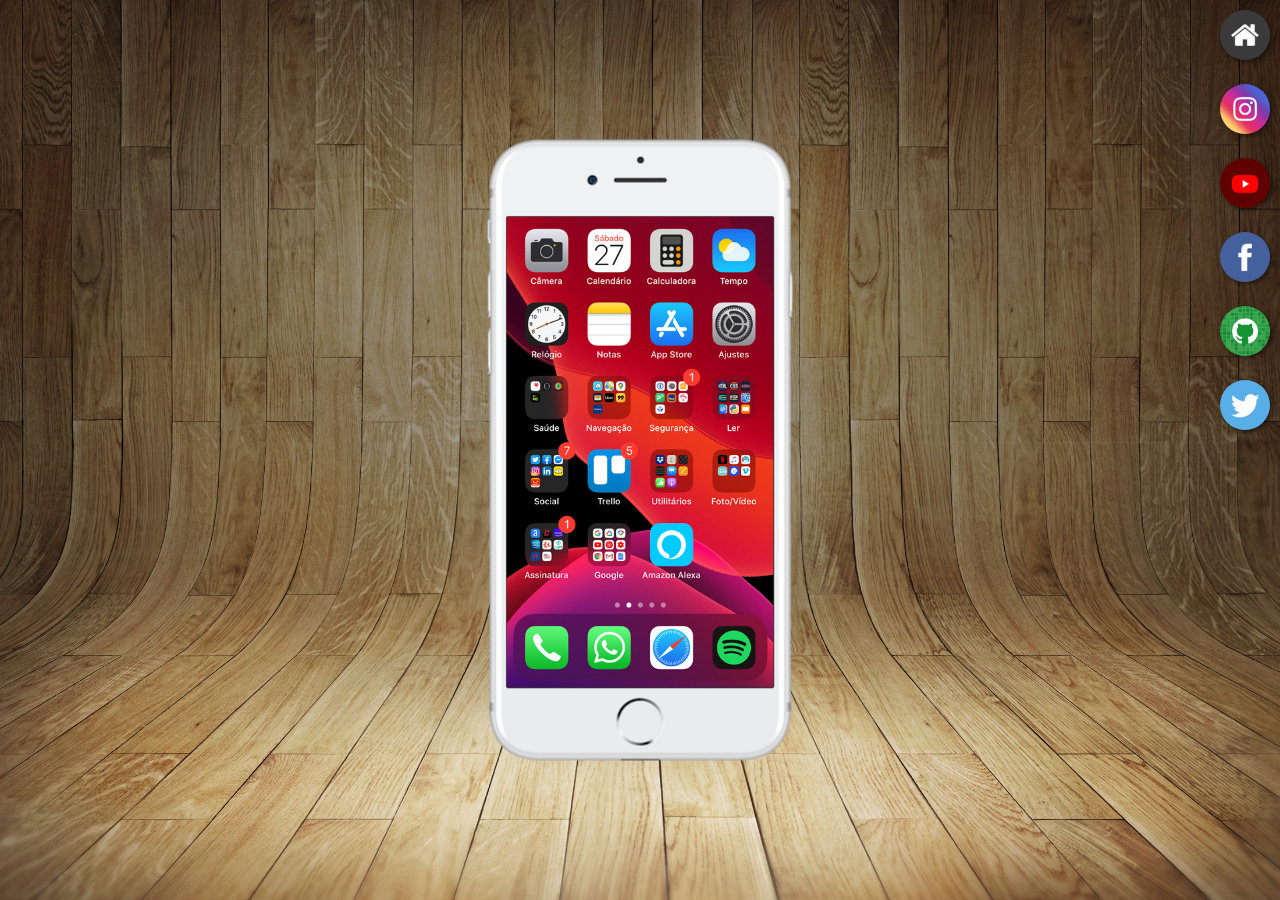
<file: index.html>
<!DOCTYPE html>
<html lang="pt-br">
  <head>
    <meta charset="UTF-8" />
    <meta name="viewport" content="width=device-width, initial-scale=1.0" />
    <title>Projeto Social</title>
    <link rel="stylesheet" href="style.css" />
    <link rel="shortcut icon" href="favicon.ico" type="image/x-icon" />
  </head>
  <body>
    <main>
      <section id="telefone"> 
    <iframe src="home.html" name="tela" id="tela" frameborder="0"></iframe>
    </section>

      <section id="redes">
        <a href="home.html" target="tela"><img src="imagens/logo-home.jpg" alt="Home"></a><br>
        <a href="instagram.html" target="tela"><img src="imagens/logo-instagram.jpg" alt="Instagram"></a><br>
        <a href="youtube.html" target="tela"><img src="imagens/logo-youtube.jpg" alt="Youtube"></a><br>
        <a href="facebook.html" target="tela"><img src="imagens/logo-facebook.jpg" alt="facebook"></a><br>
        <a href="github.html" target="tela"><img src="imagens/logo-github.jpg" alt="github"></a><br>
        <a href="twitter.html" target="tela"><img src="imagens/logo-twitter.jpg" alt="twitter"></a>
    </section>
    </main>
  </body>
</html>
</file>
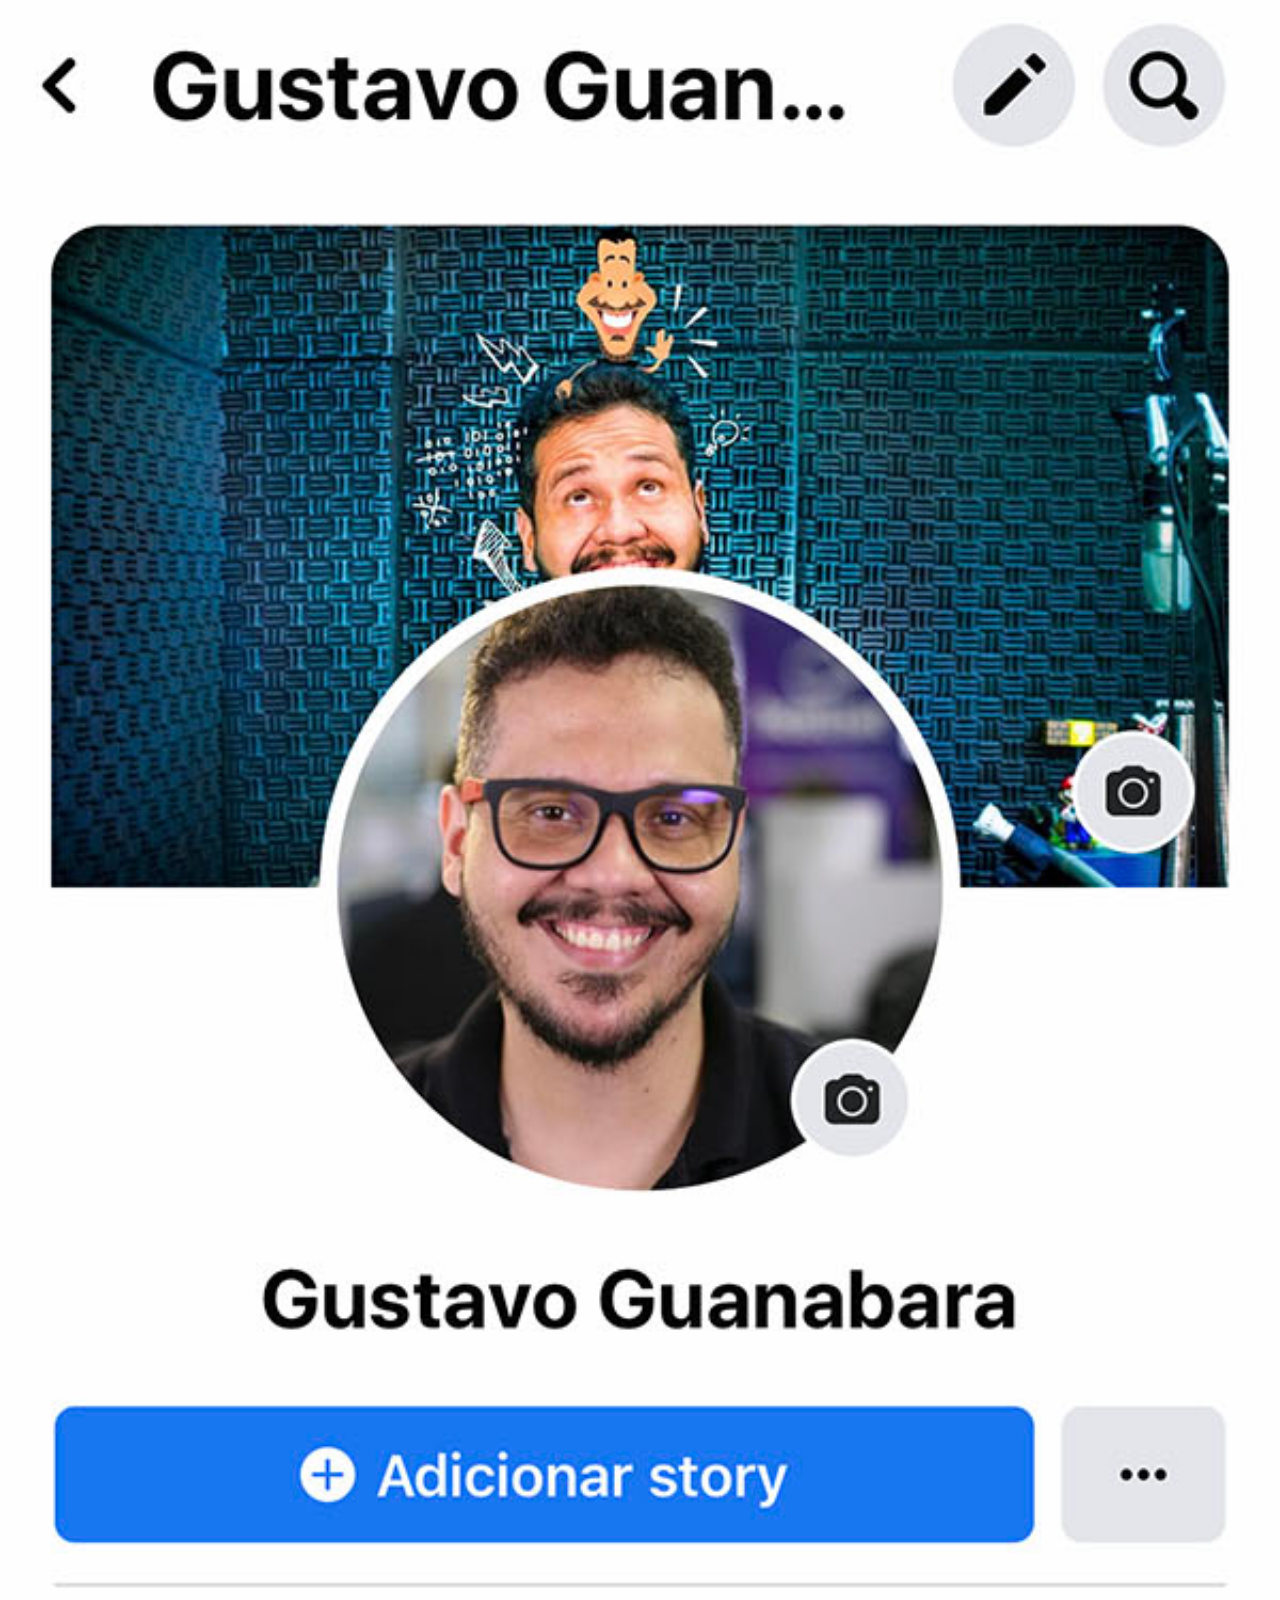
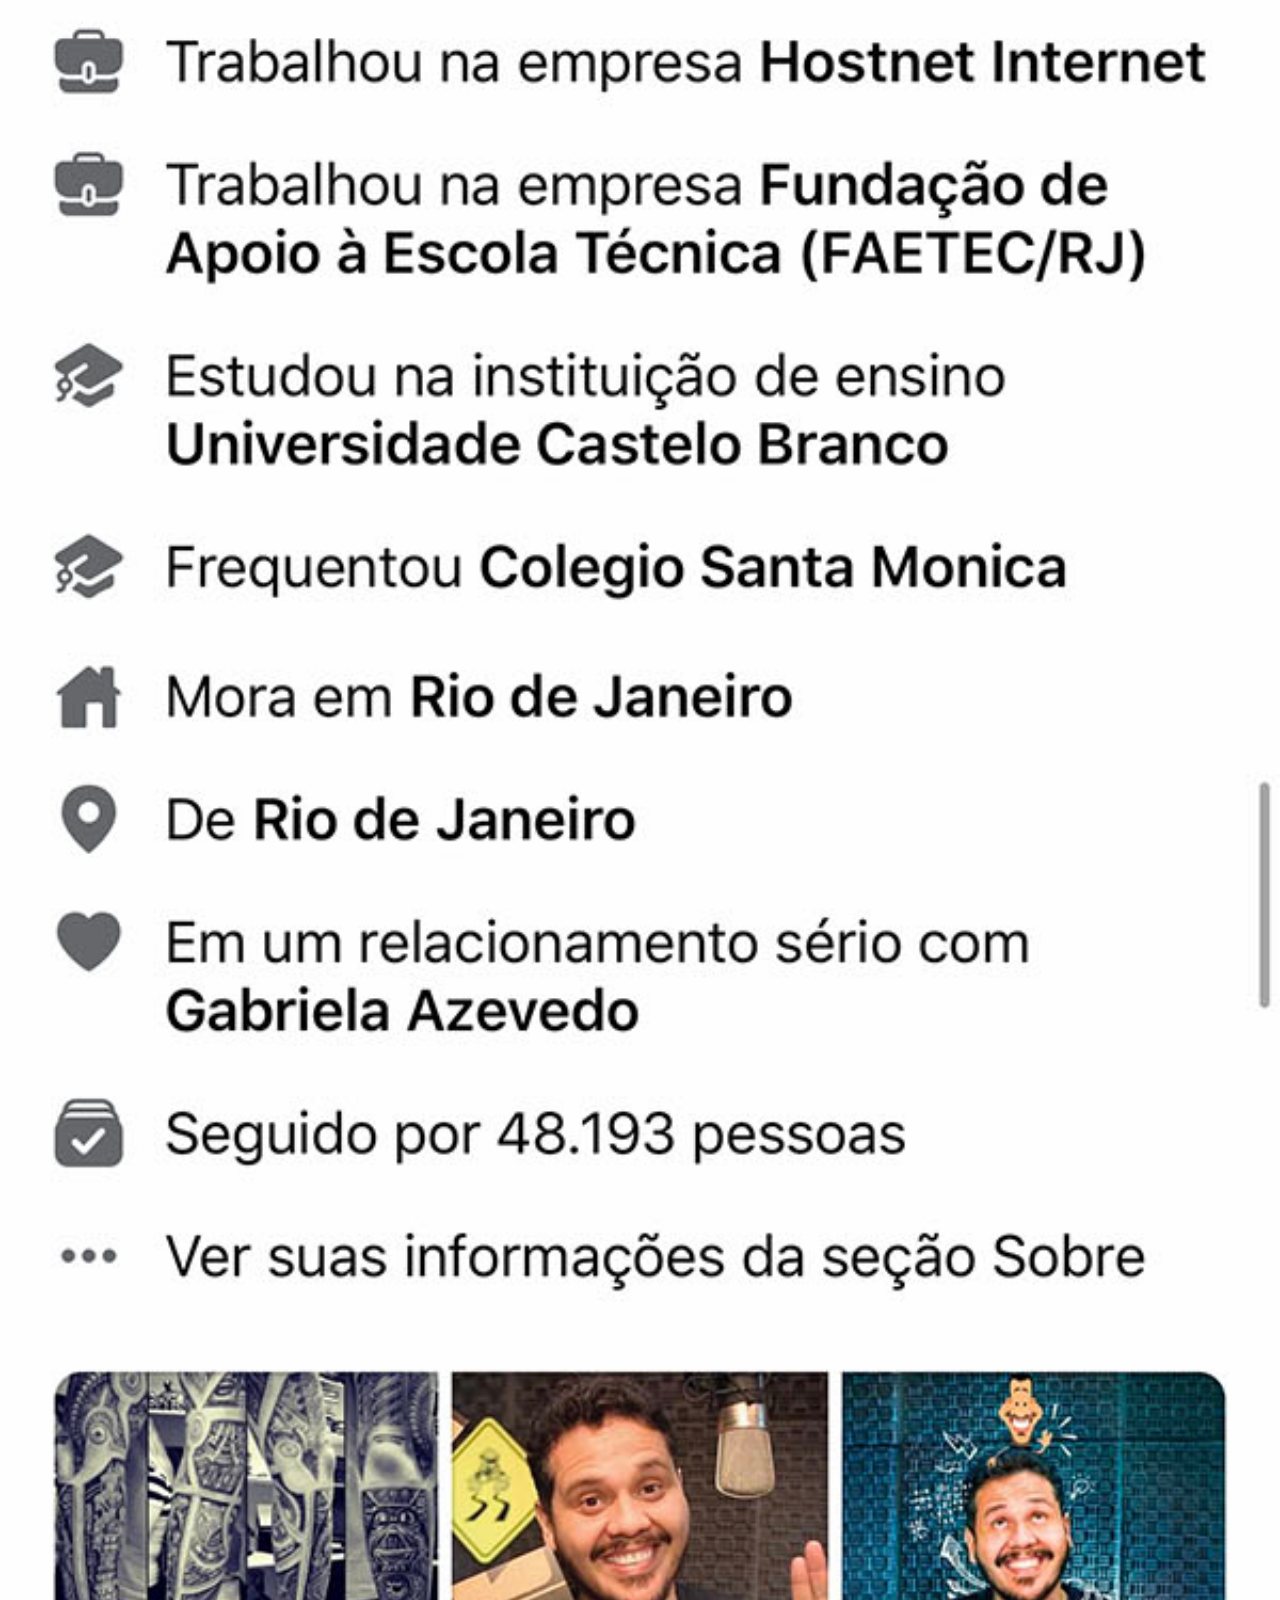
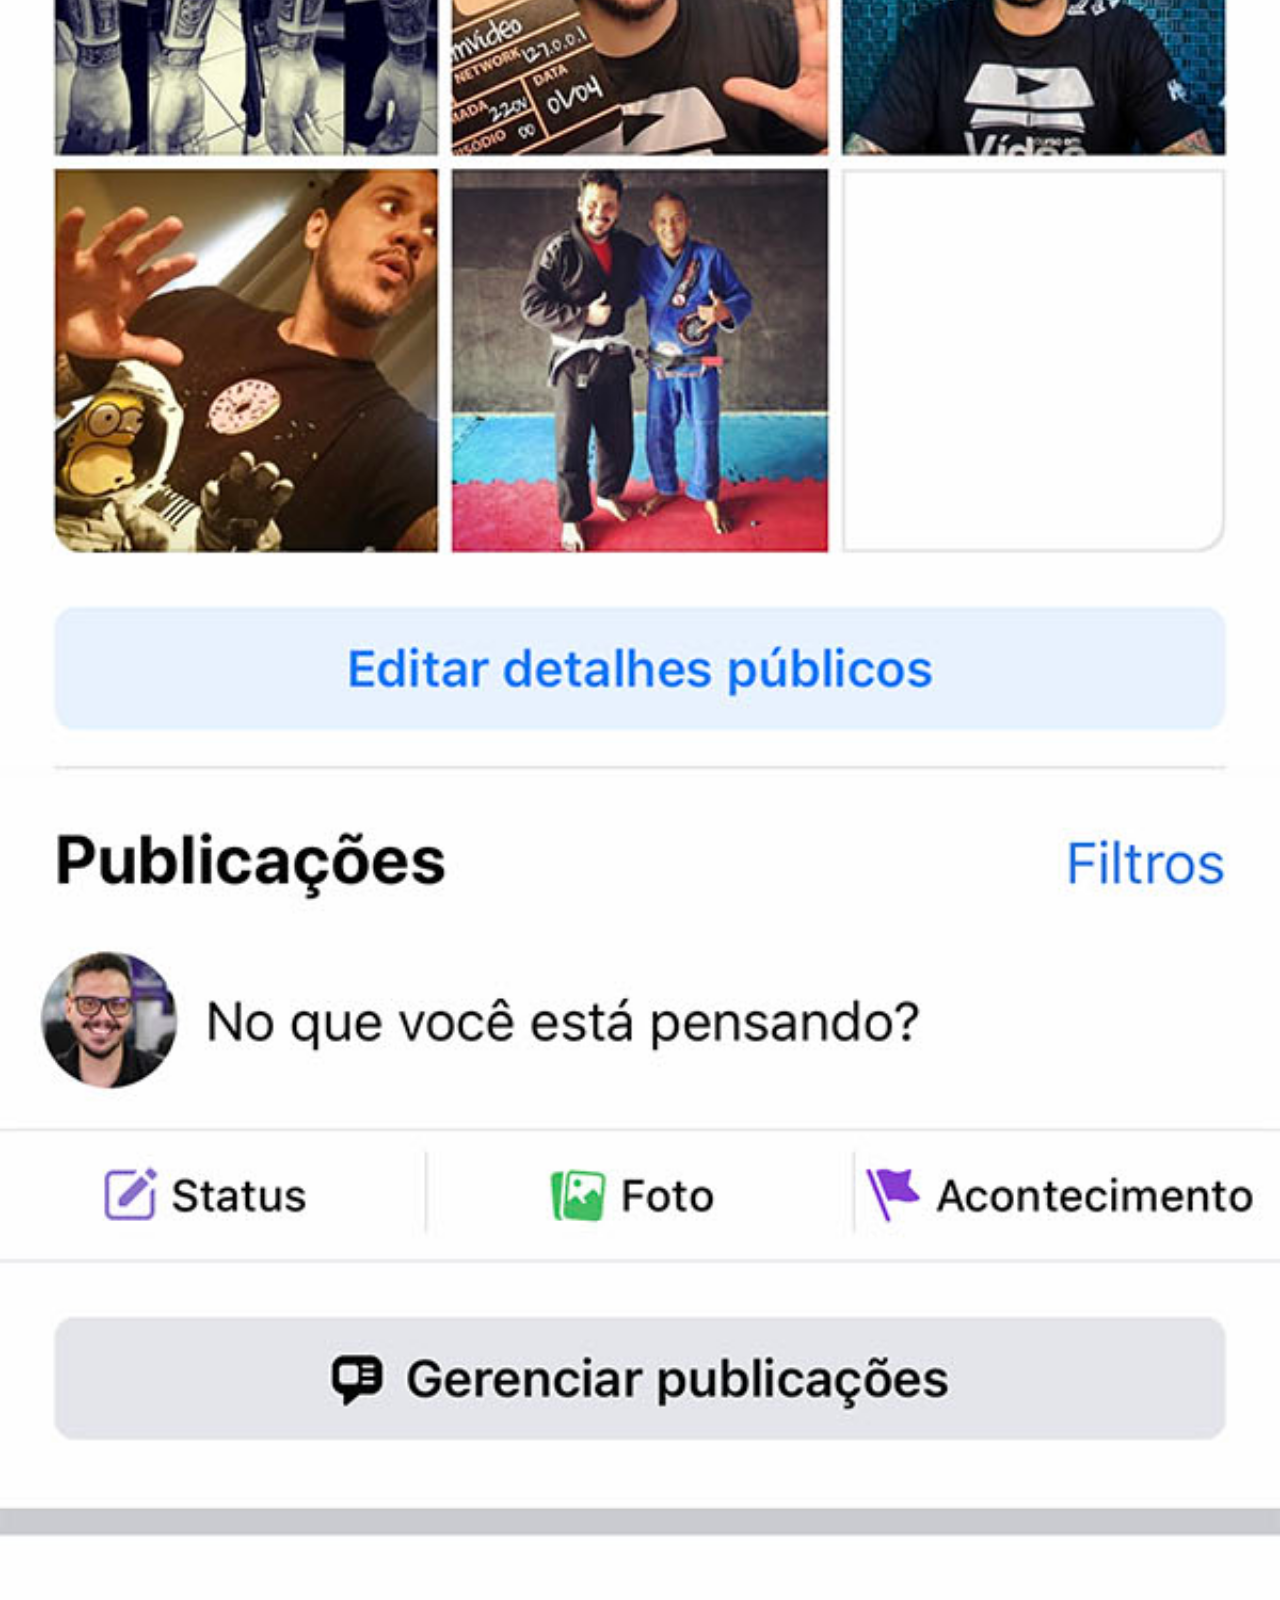
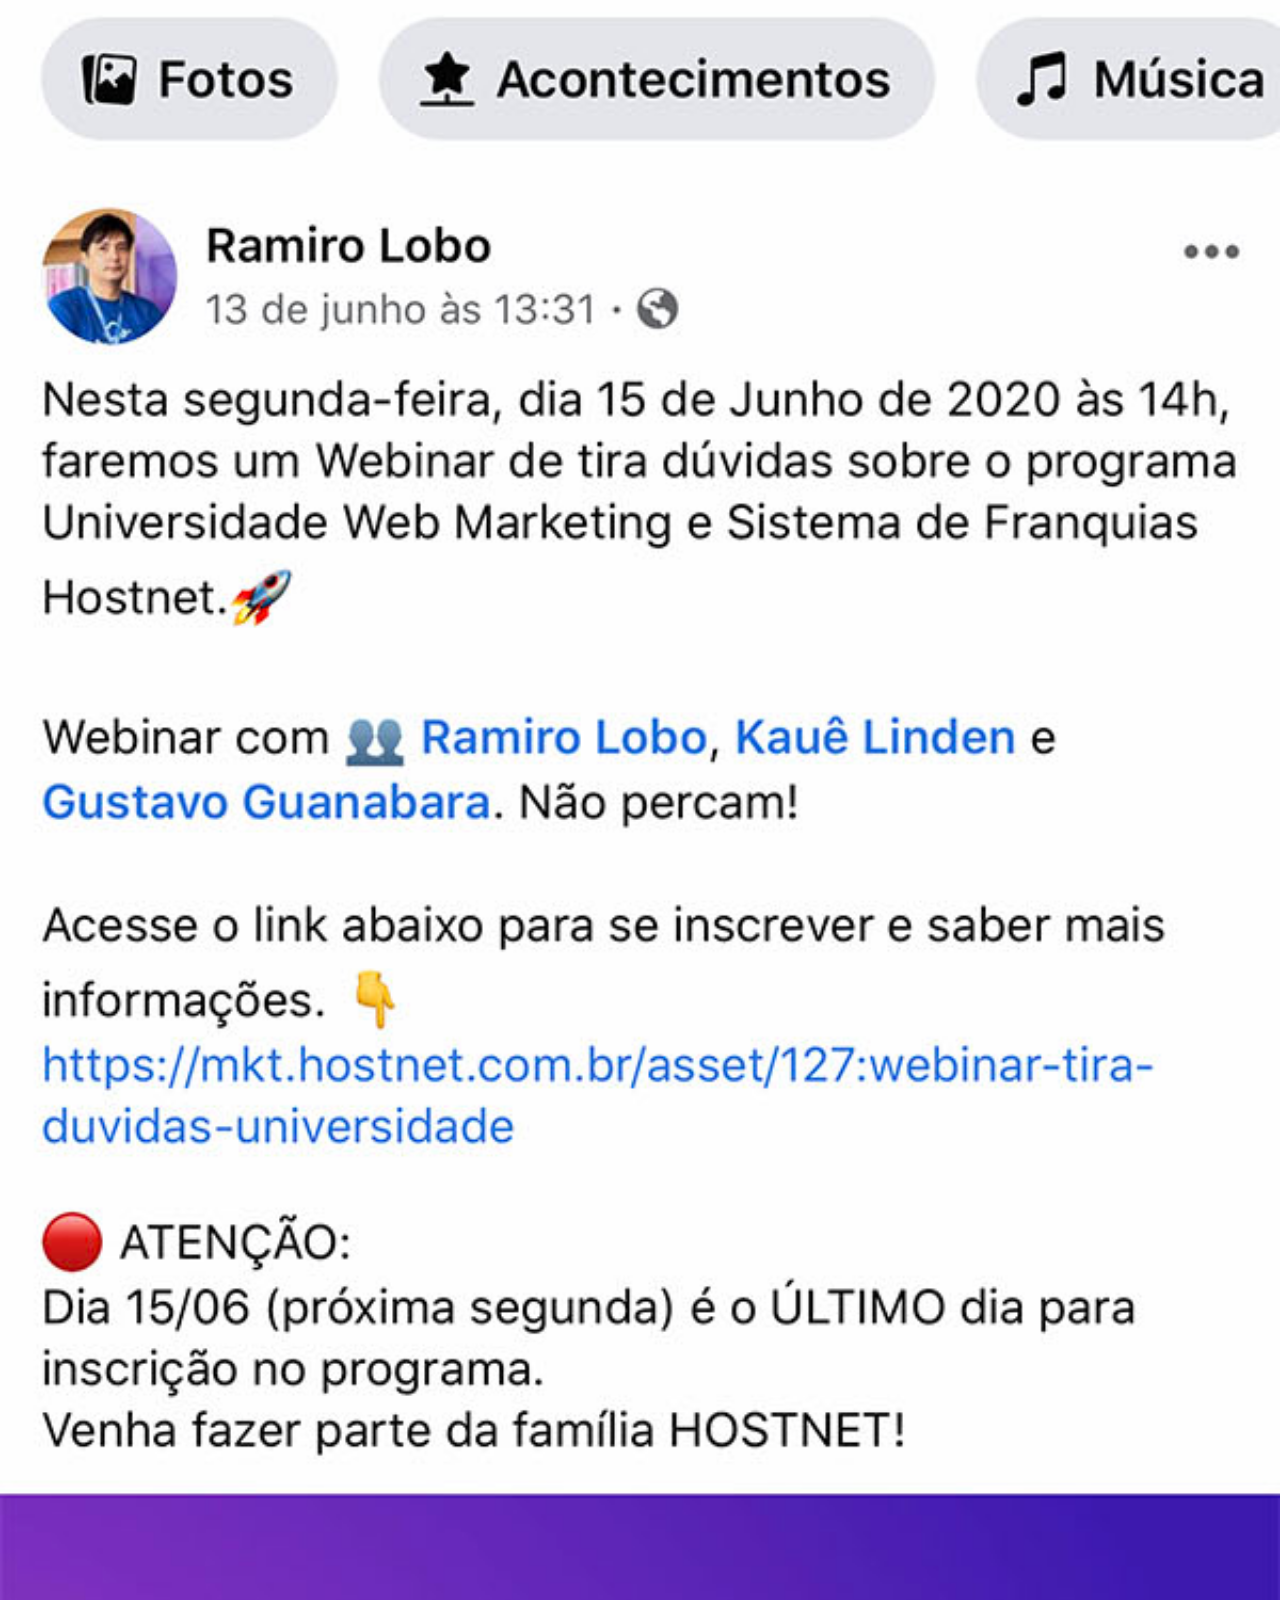
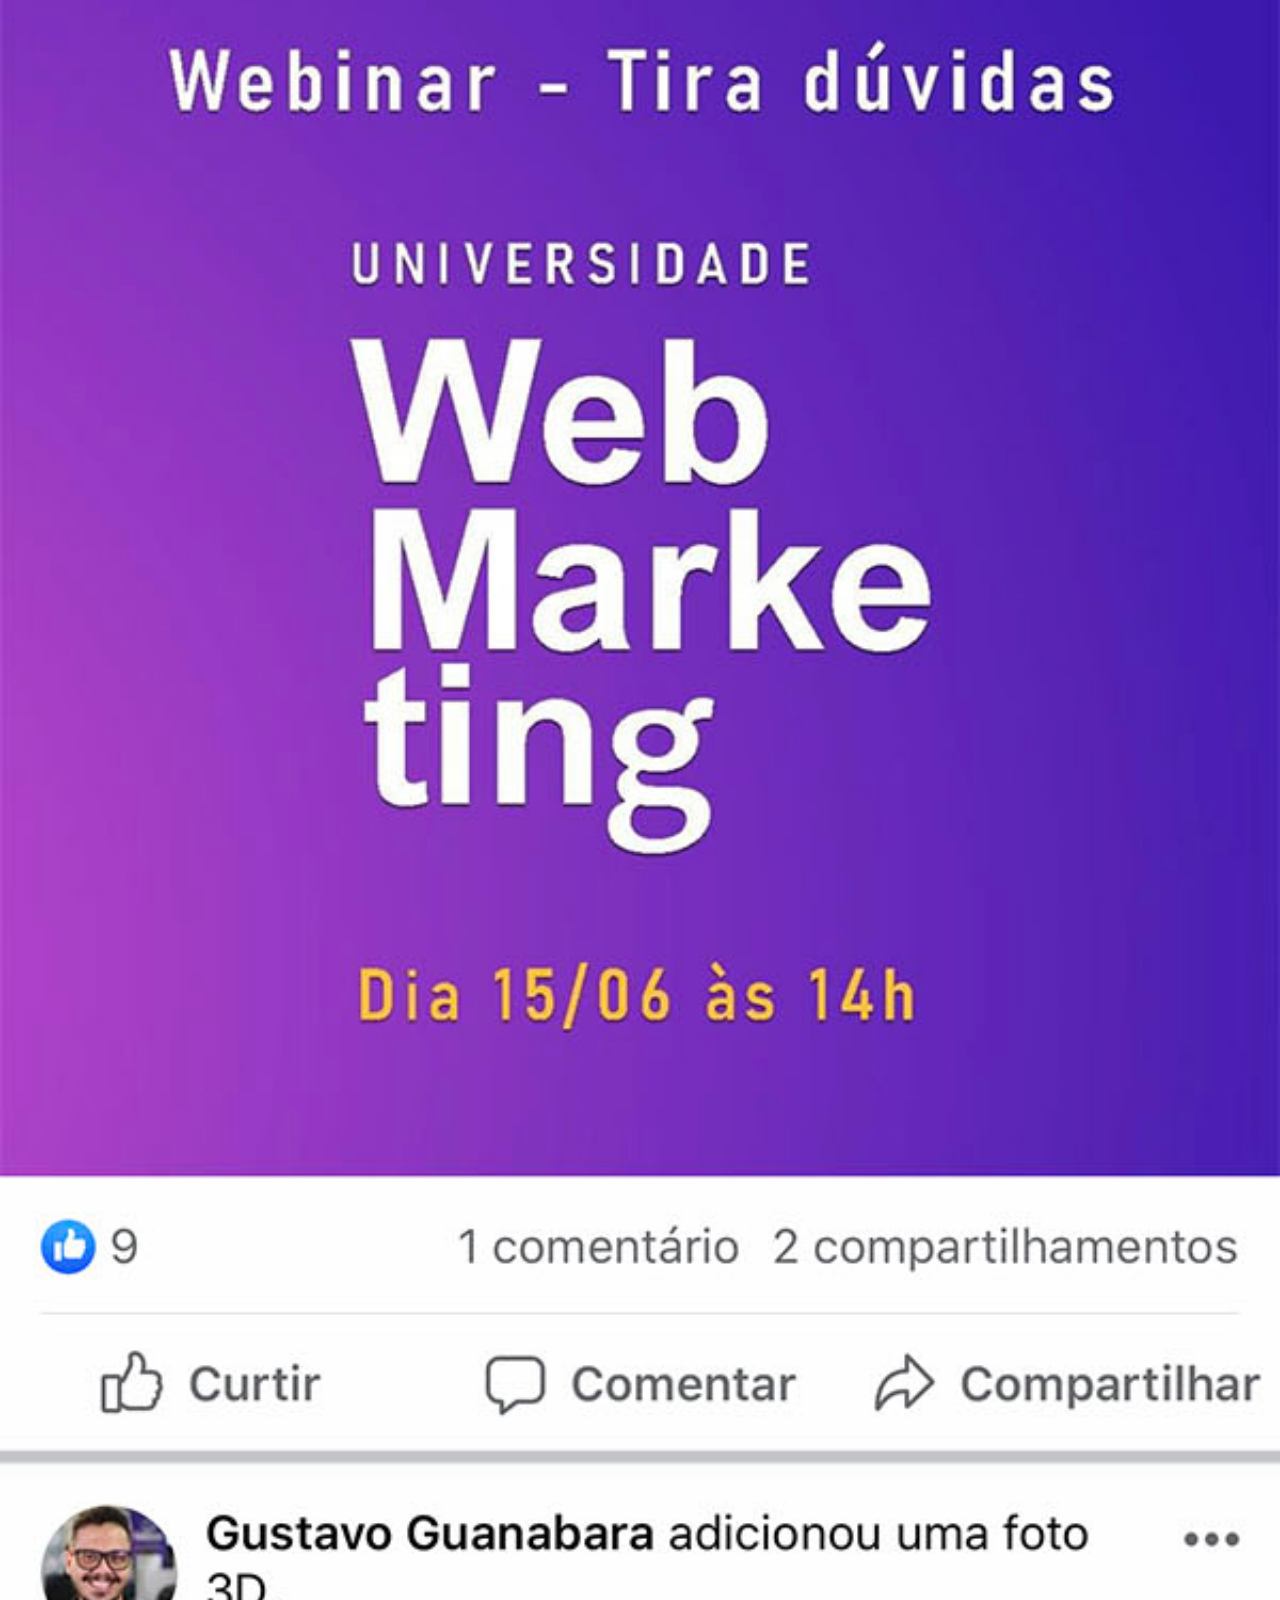
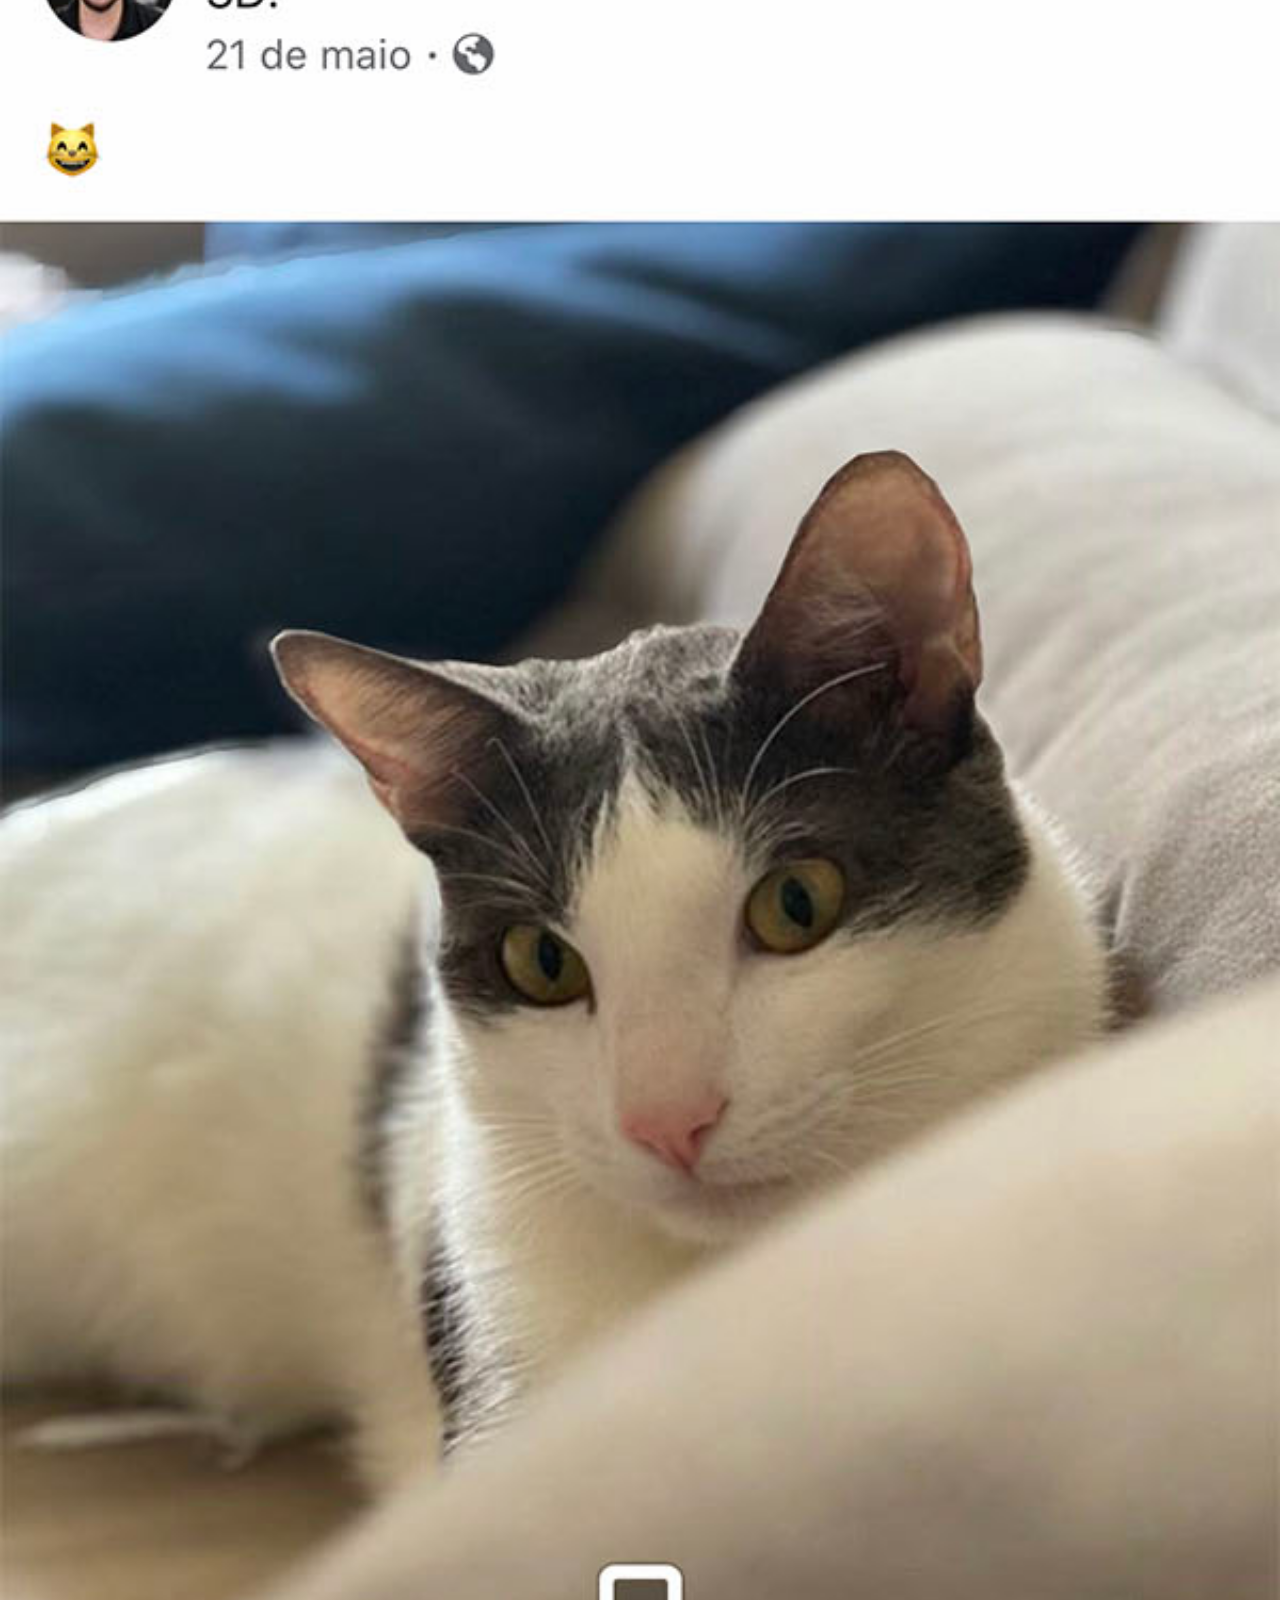
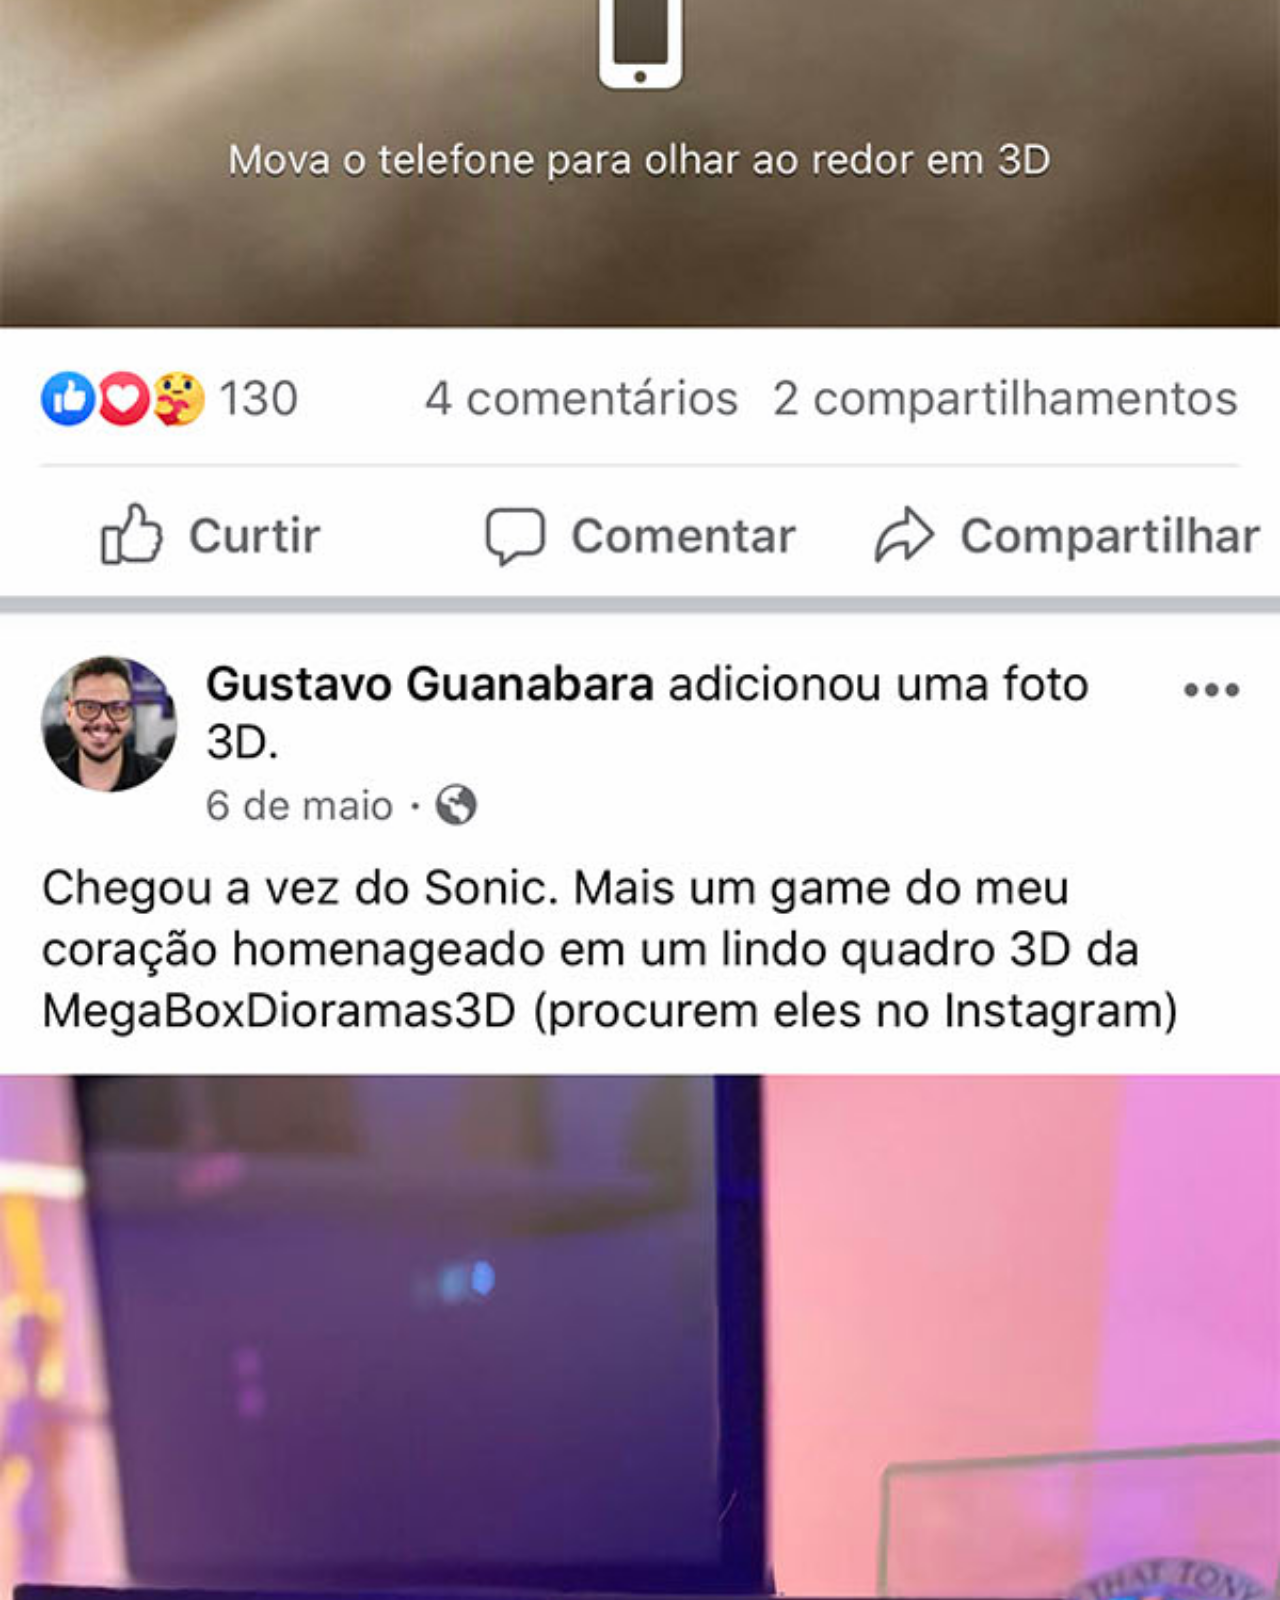
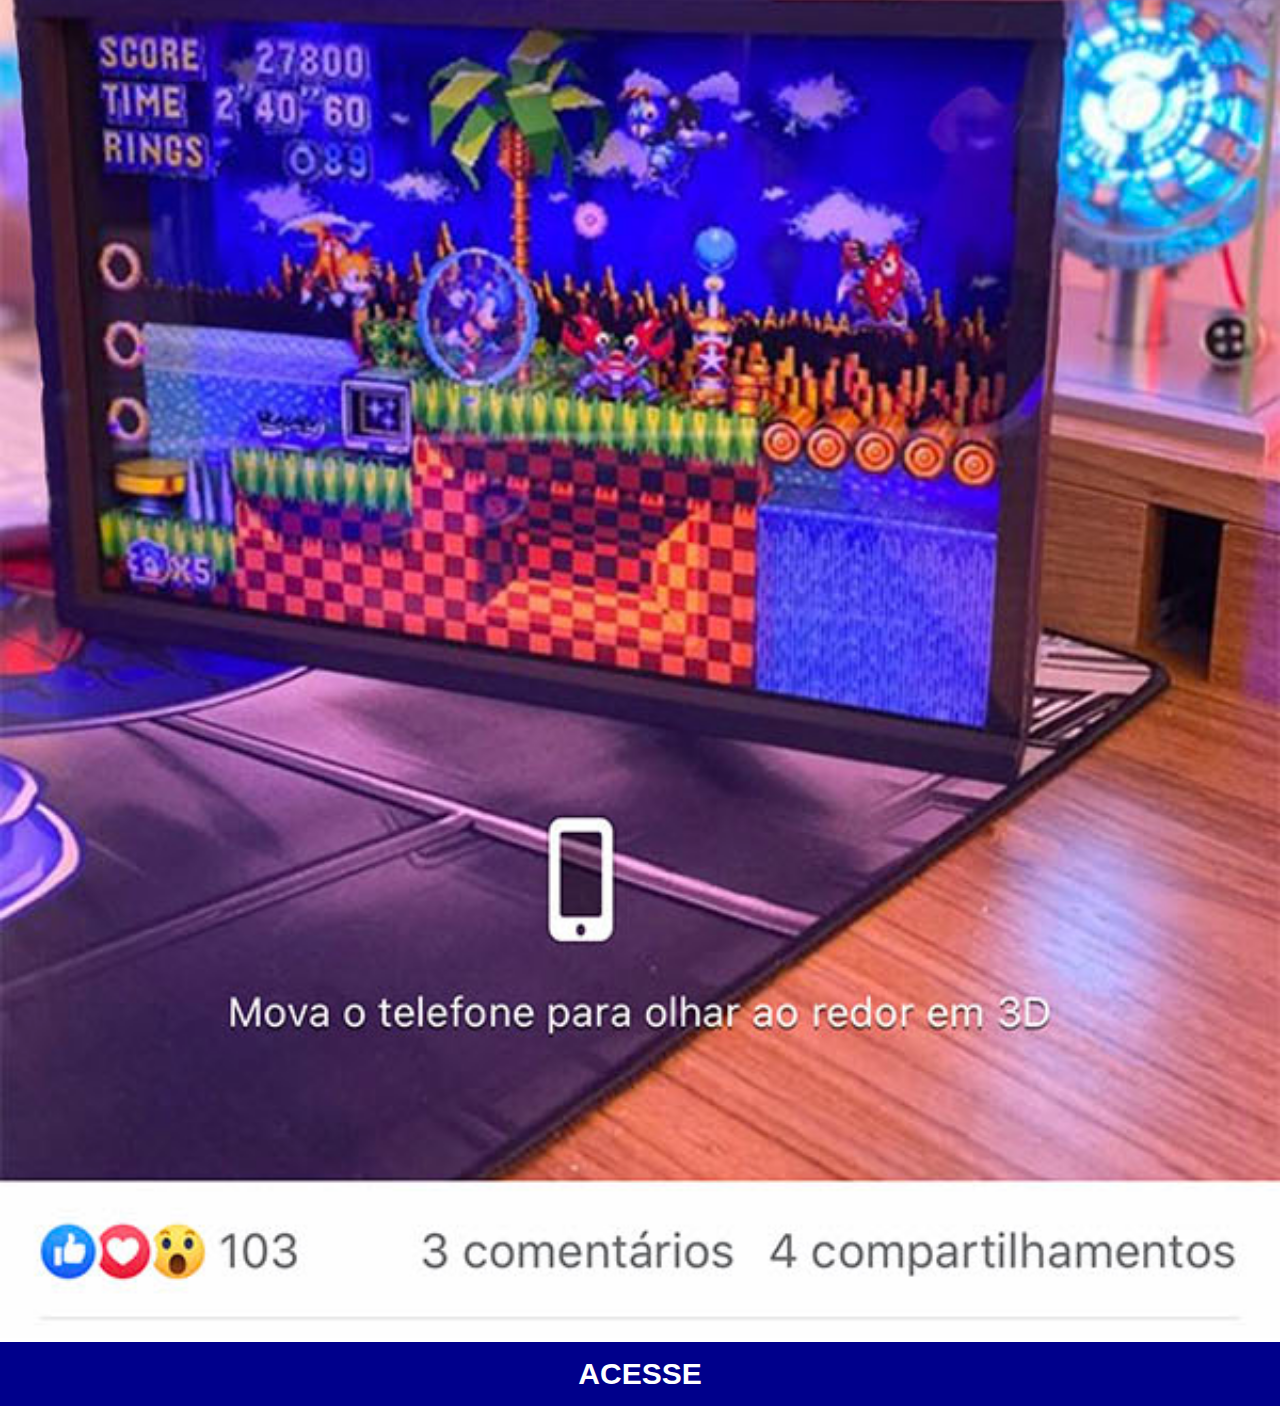
<file: facebook.html>
<!DOCTYPE html>
<html lang="pt-br">
<head>
    <meta charset="UTF-8">
    <meta name="viewport" content="width=device-width, initial-scale=1.0">
    <title>Faceboox</title>
    <link rel="stylesheet" href="social.css">
</head>
<body>
    <img src="imagens/tela-facebook.jpg" alt="Facebook">
    <a href="https://www.facebook.com/profile.php?id=100095474916381" target="_blank">ACESSE</a>
</body>
</html>
</file>
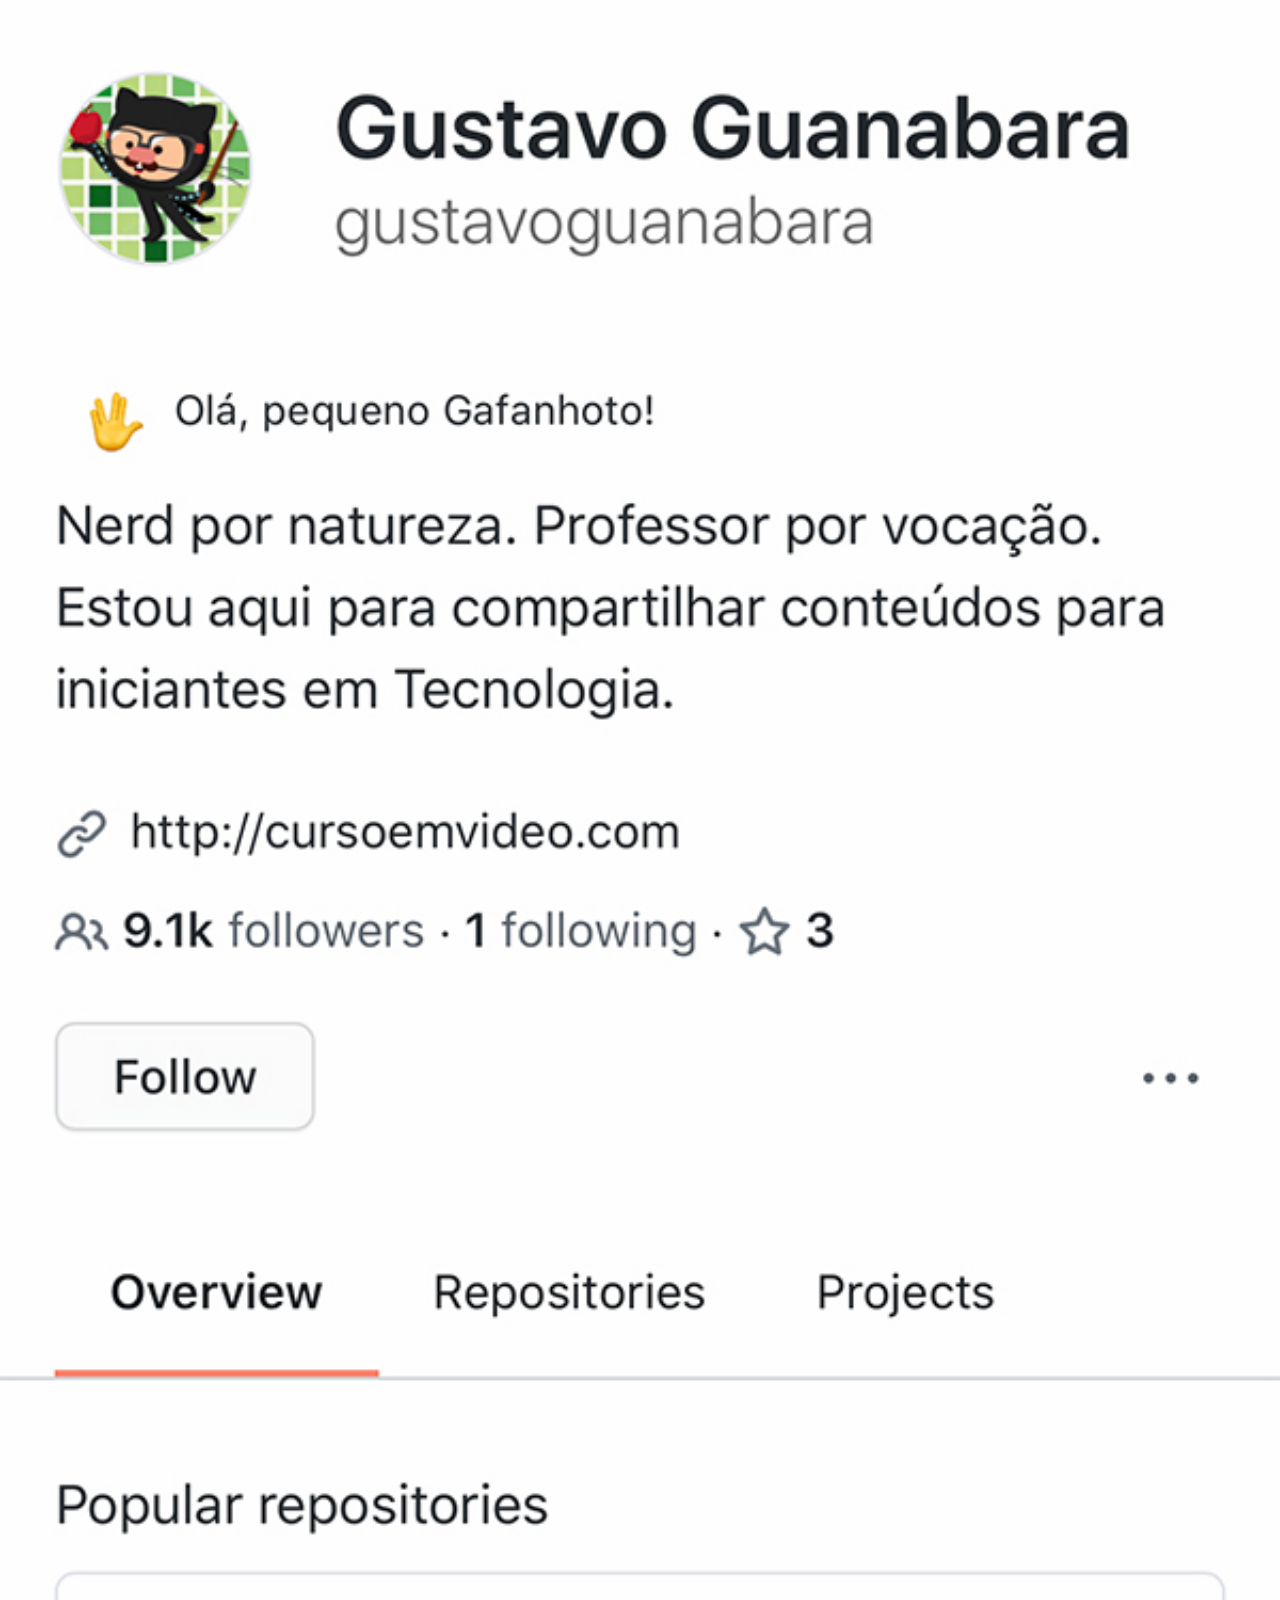
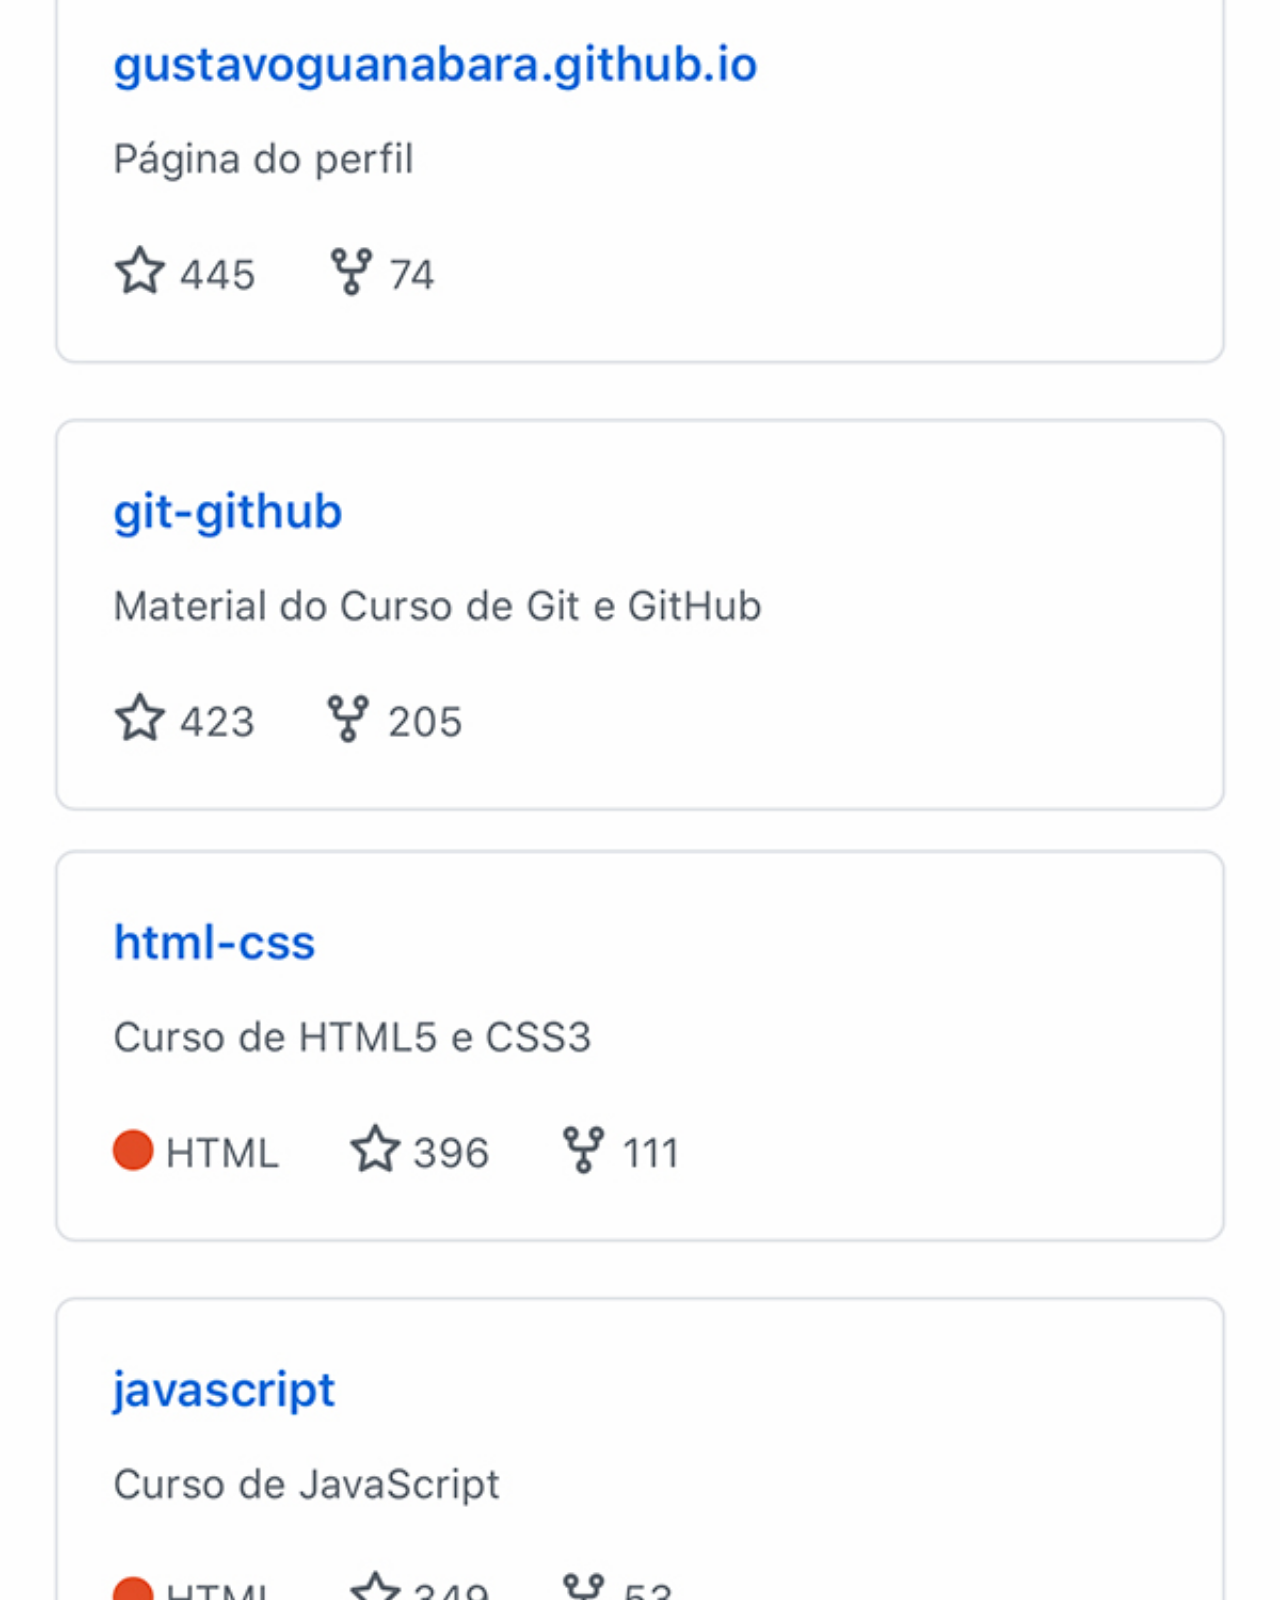
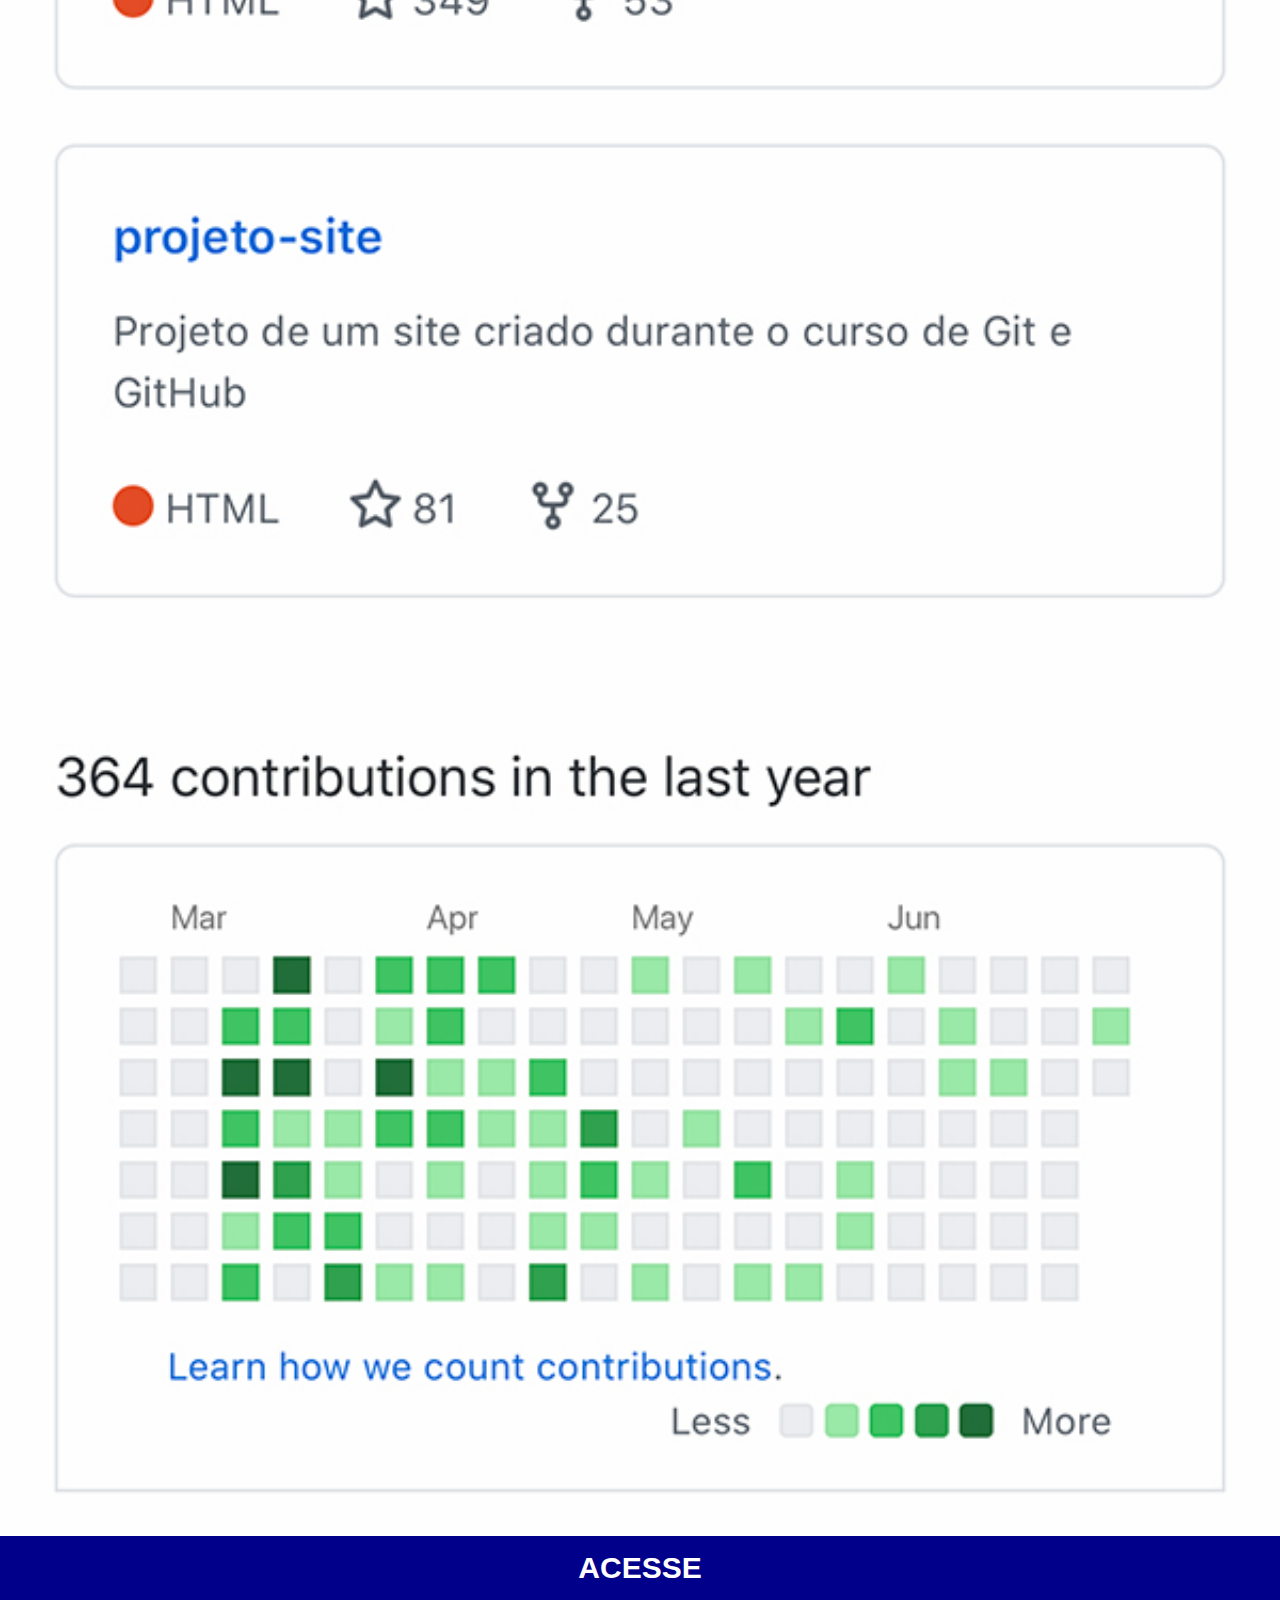
<file: github.html>
<!DOCTYPE html>
<html lang="pt-br">
<head>
    <meta charset="UTF-8">
    <meta name="viewport" content="width=device-width, initial-scale=1.0">
    <title>Github</title>
    <link rel="stylesheet" href="social.css">
</head>
<body>
    <img src="imagens/tela-github.jpg" alt="">
    <a href="https://github.com/joaovictor64">ACESSE</a>
</body>
</html>
</file>
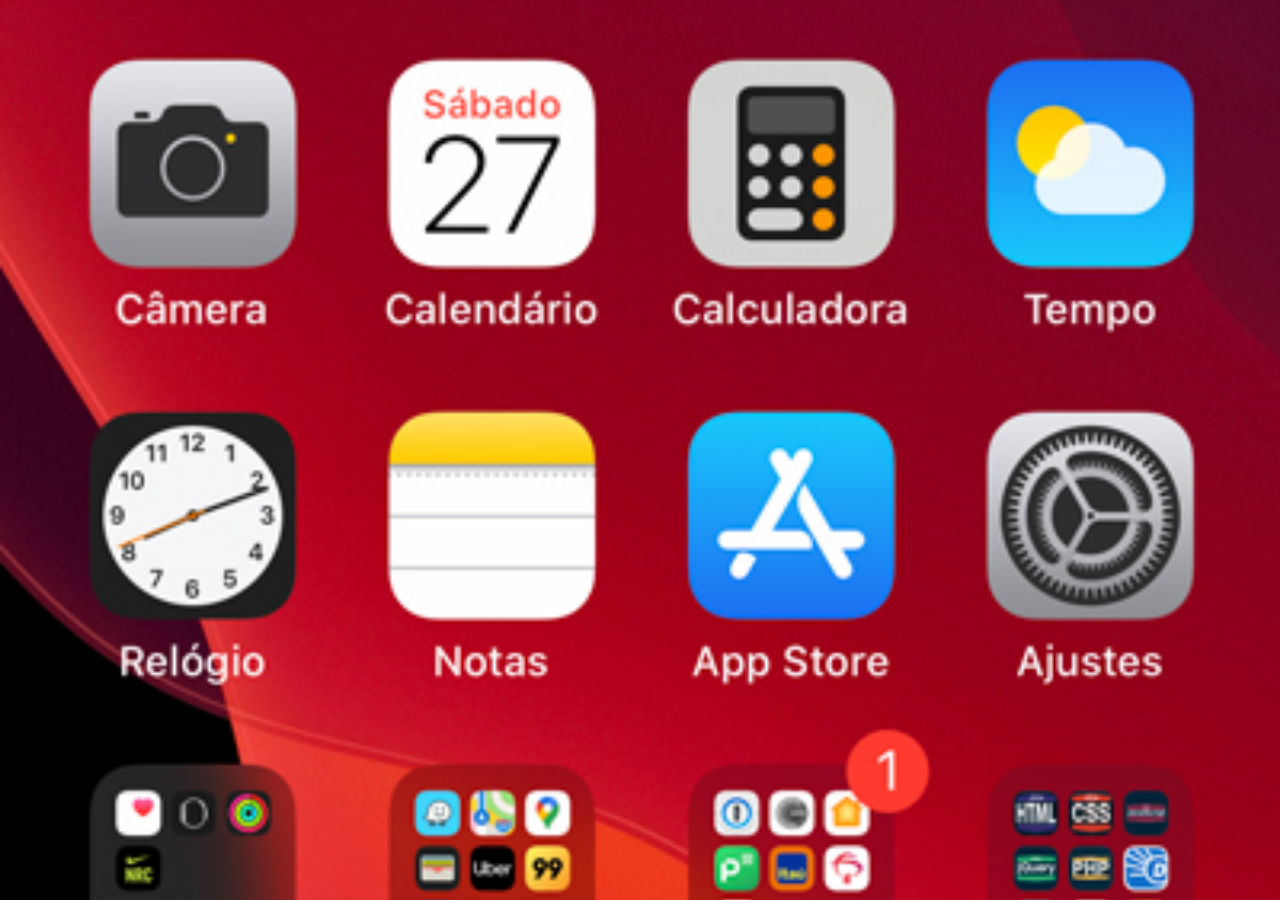
<file: home.html>
<!DOCTYPE html>
<html lang="pt-br">
<head>
    <meta charset="UTF-8">
    <meta name="viewport" content="width=device-width, initial-scale=1.0">
    <title>Home</title>
    <style>
        * {
            margin: 0px;
            padding: 0px;
        }

        body {
            width: 100vw;
            height: 100vh;
            background: black url(imagens/tela-home.jpg) no-repeat top center;
            background-size: cover;
        }
    </style>
</head>
<body>

</body>
</html>
</file>
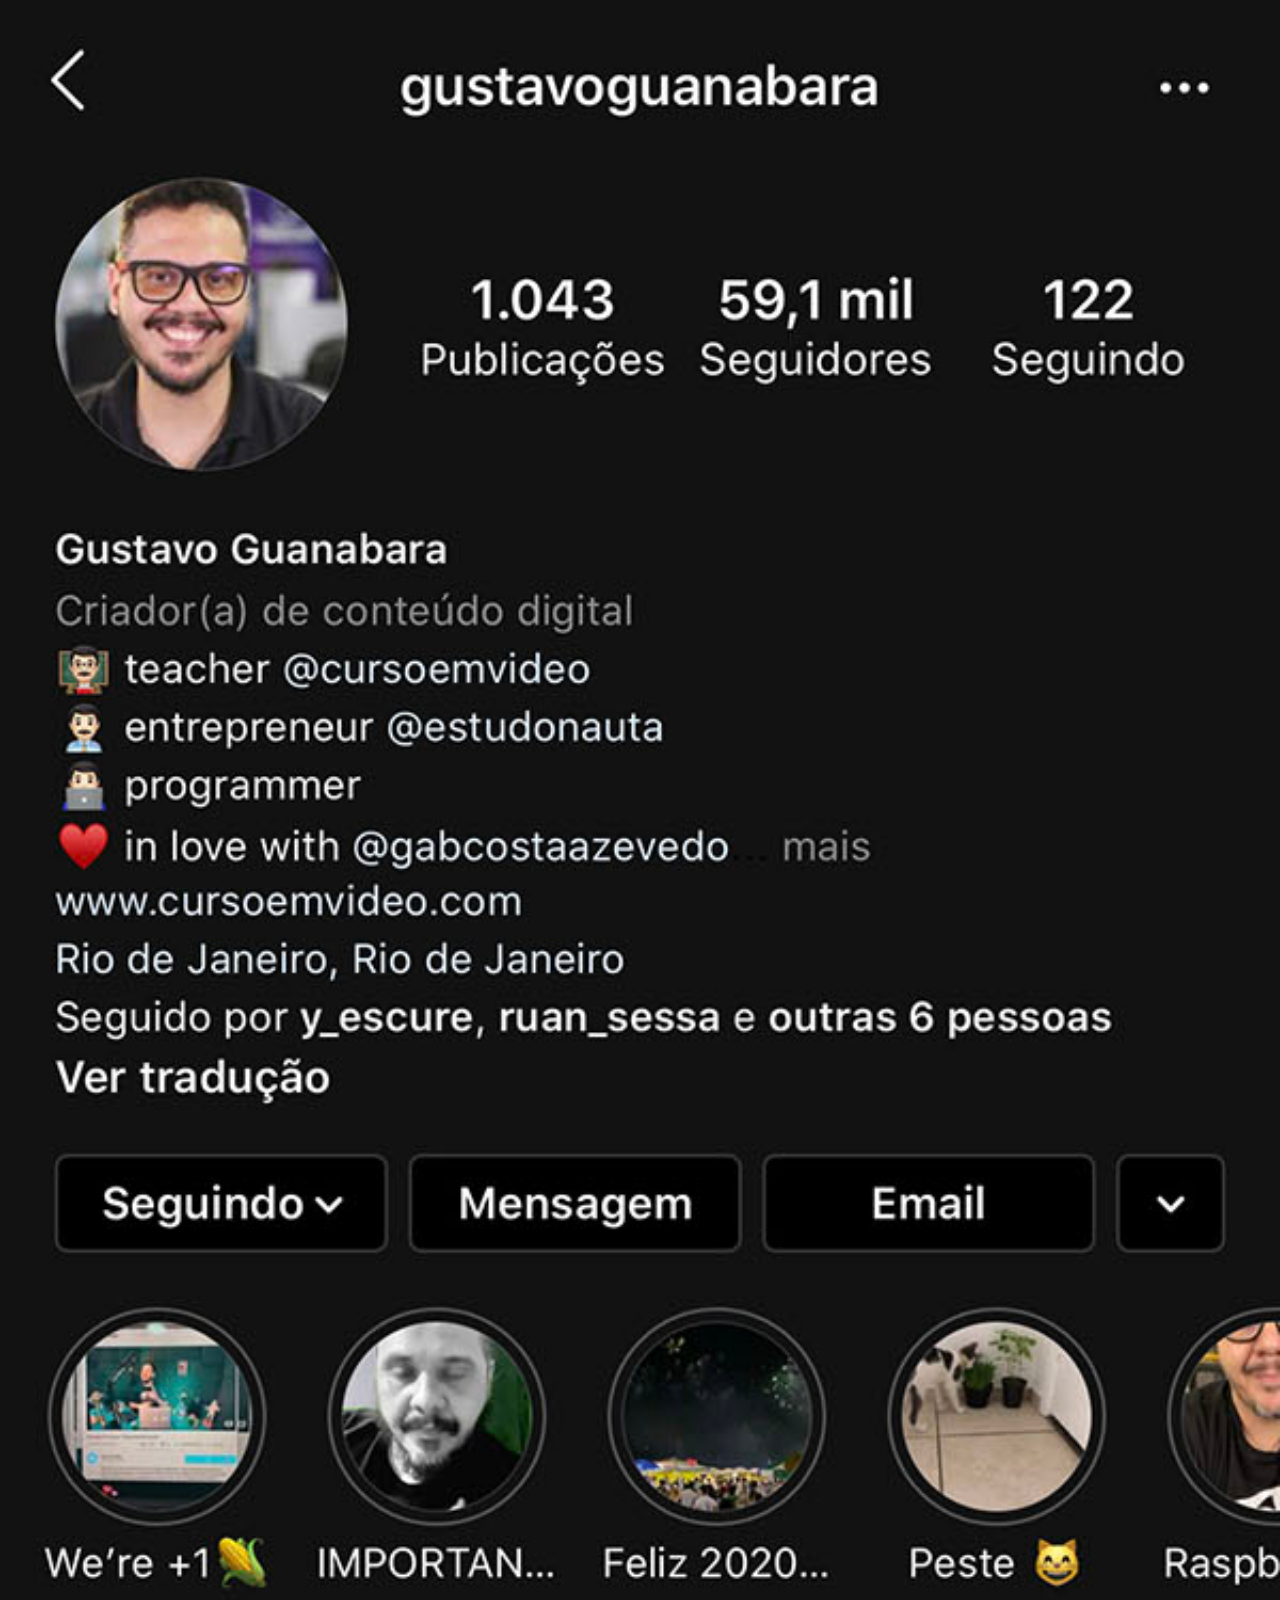
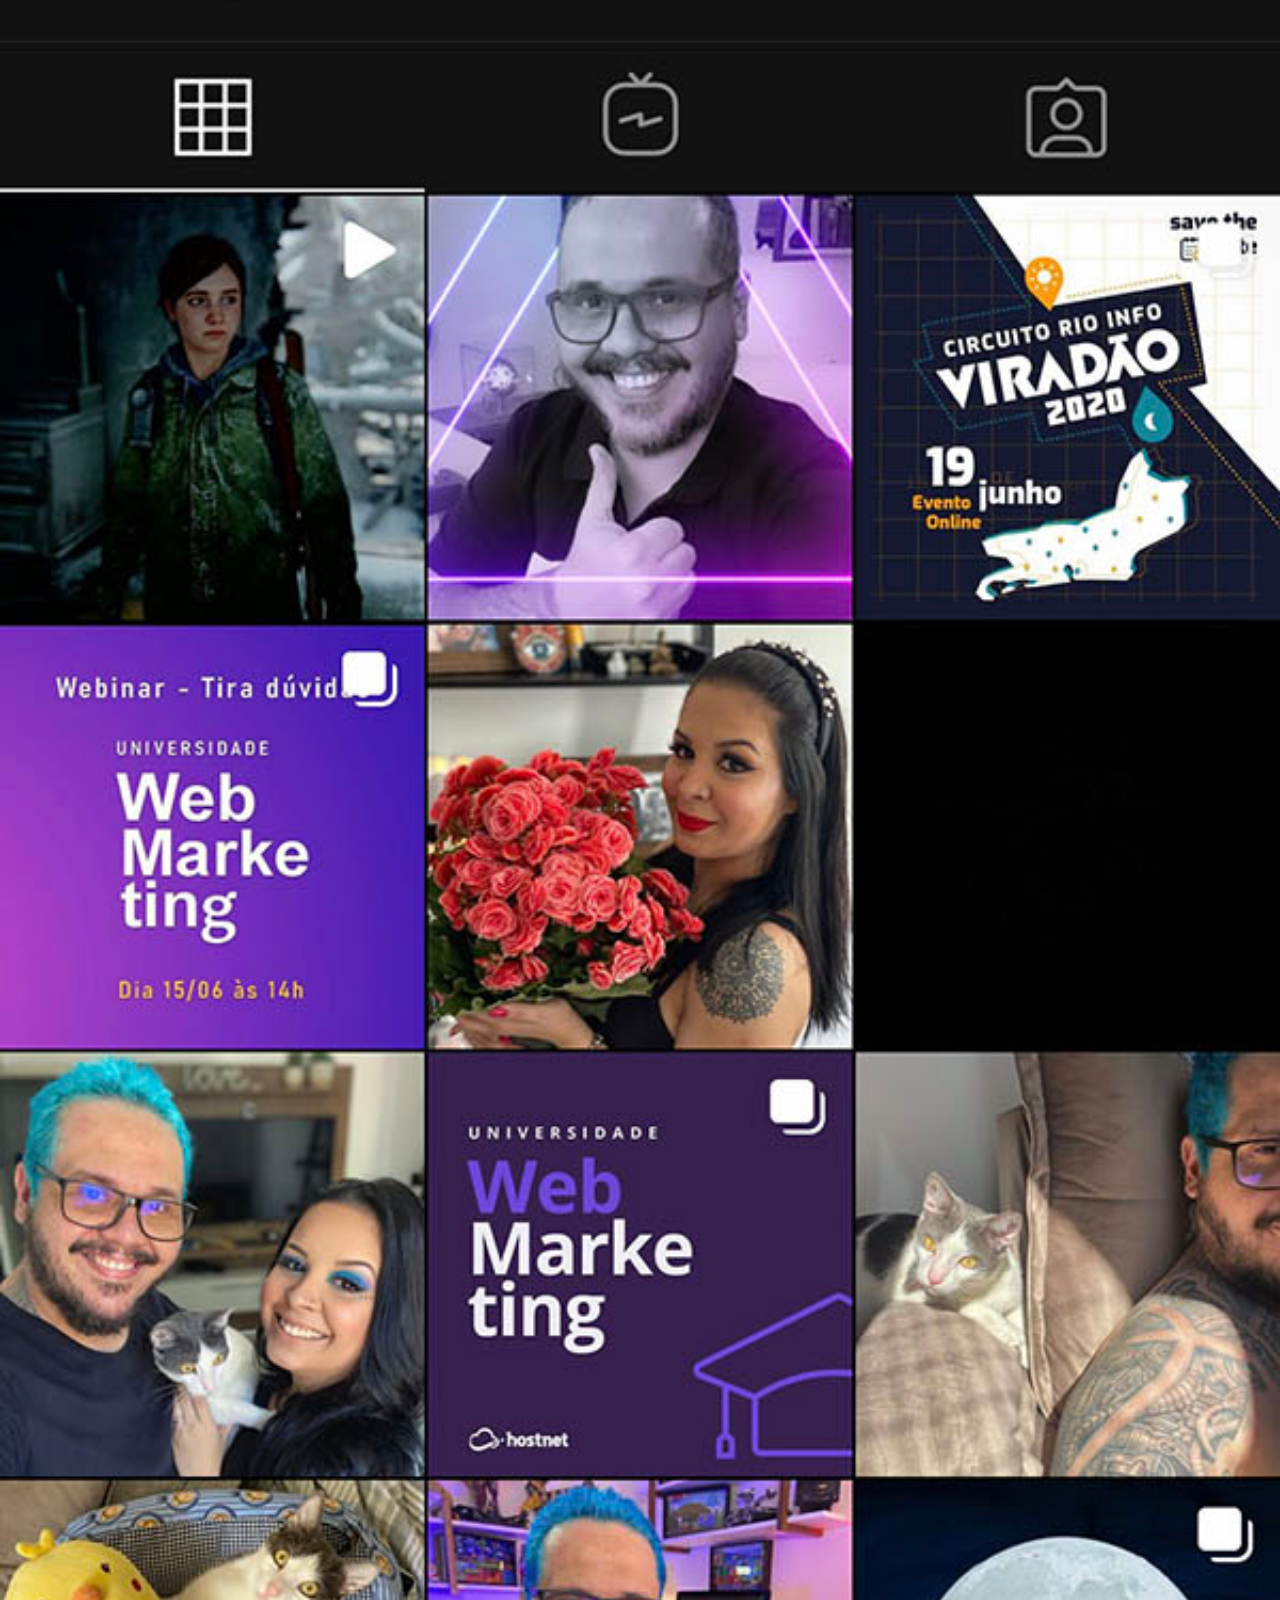
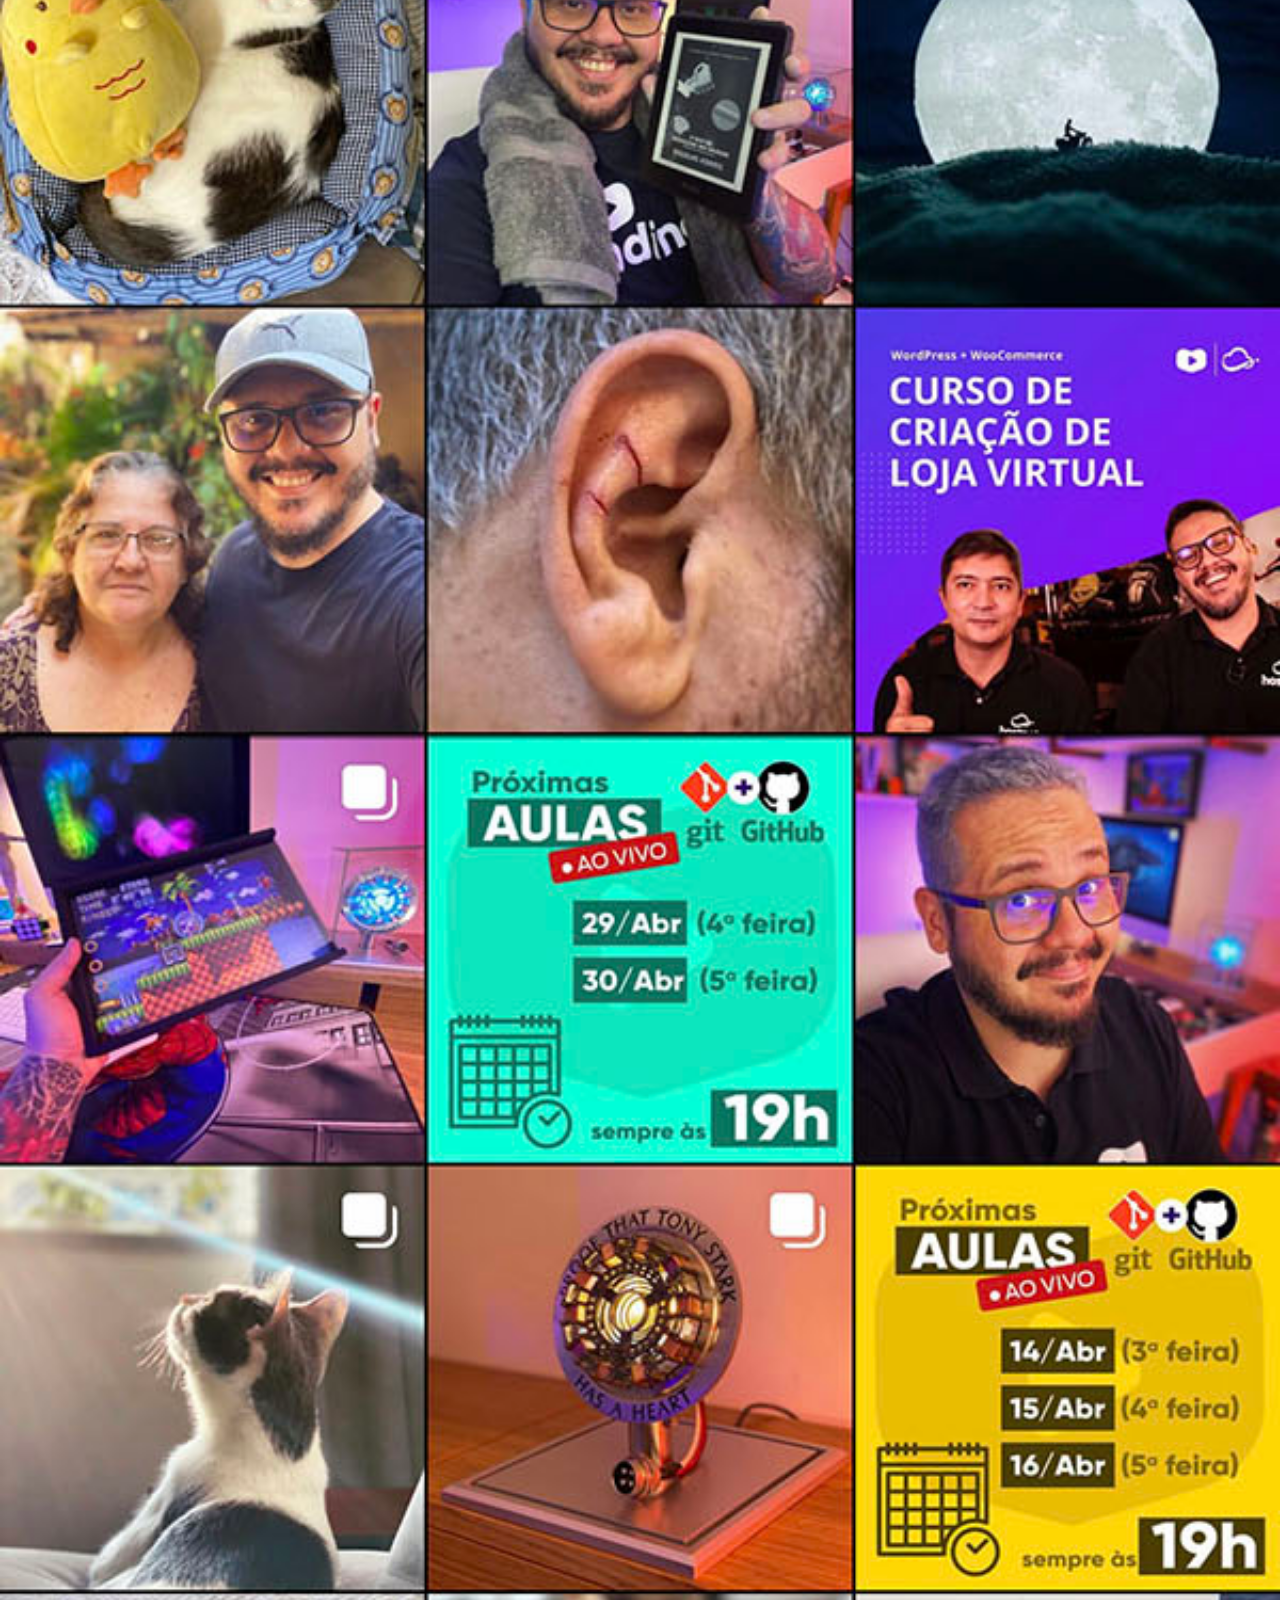
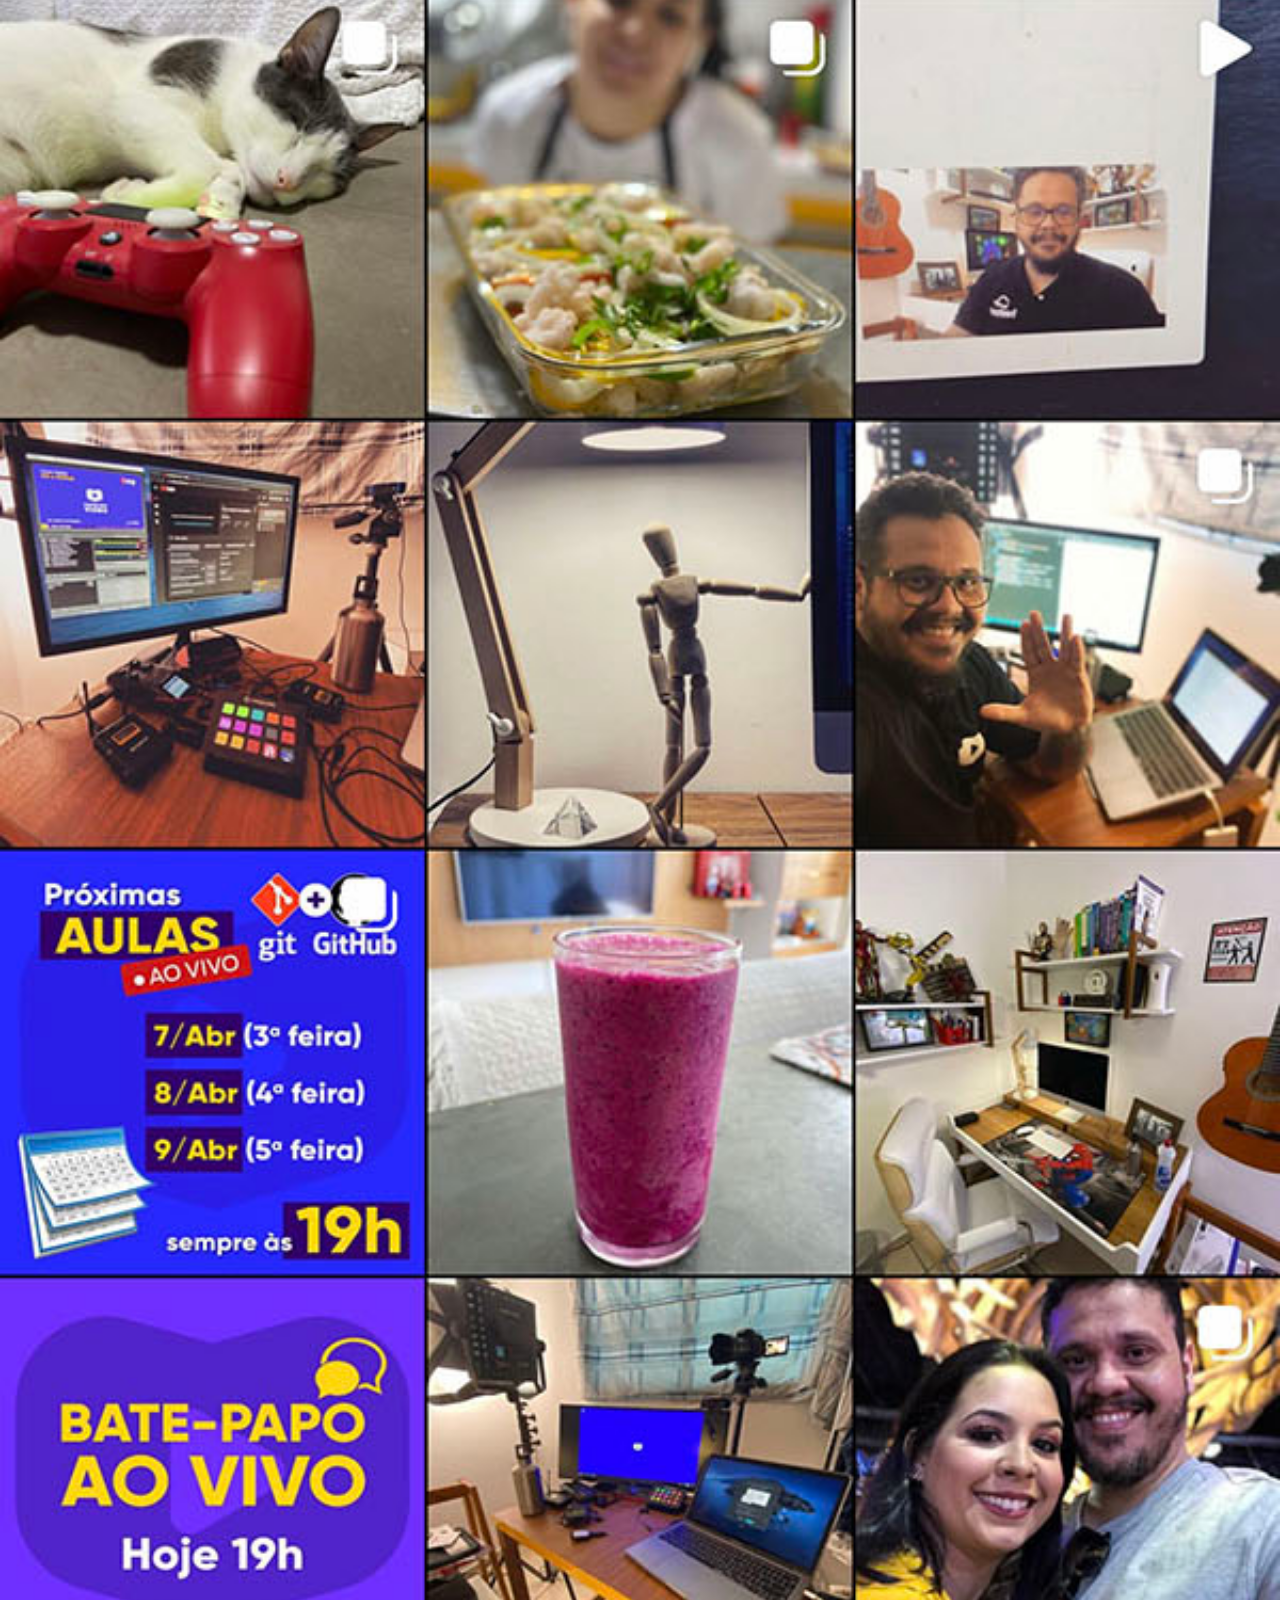
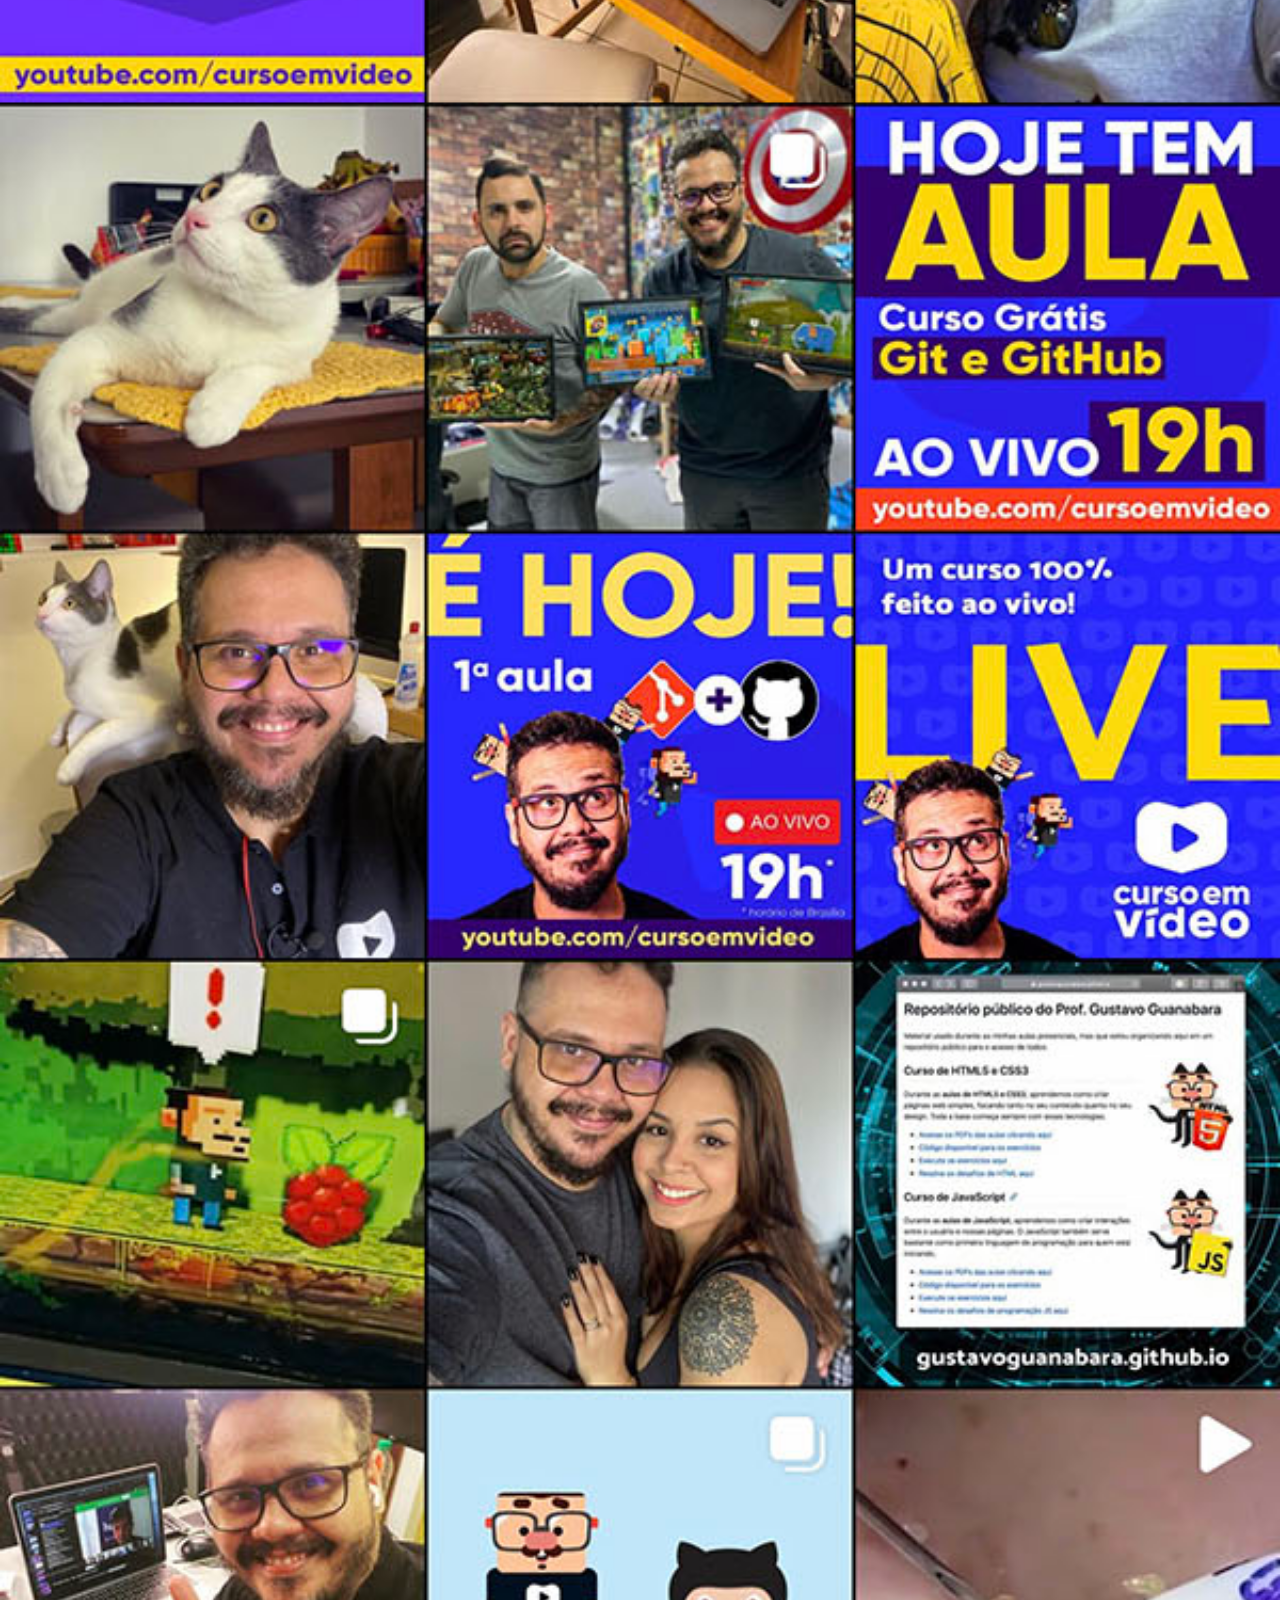
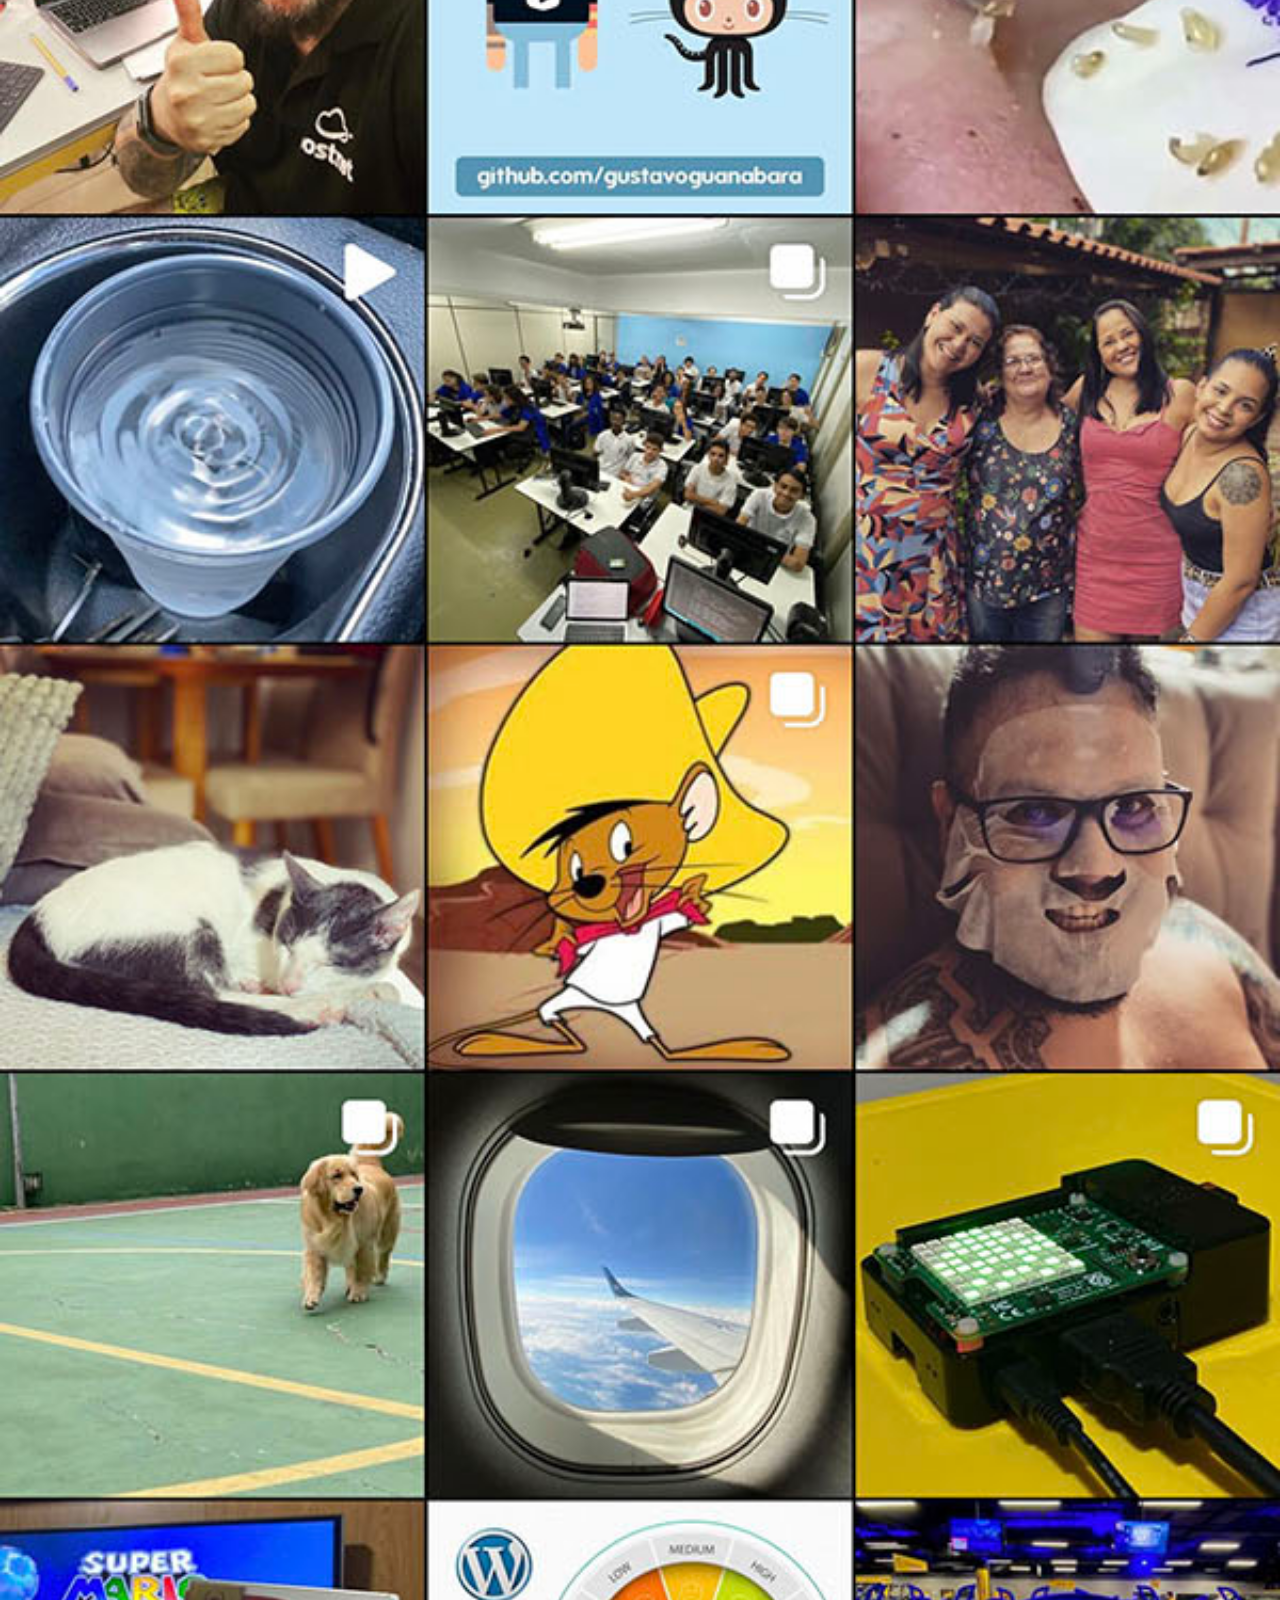
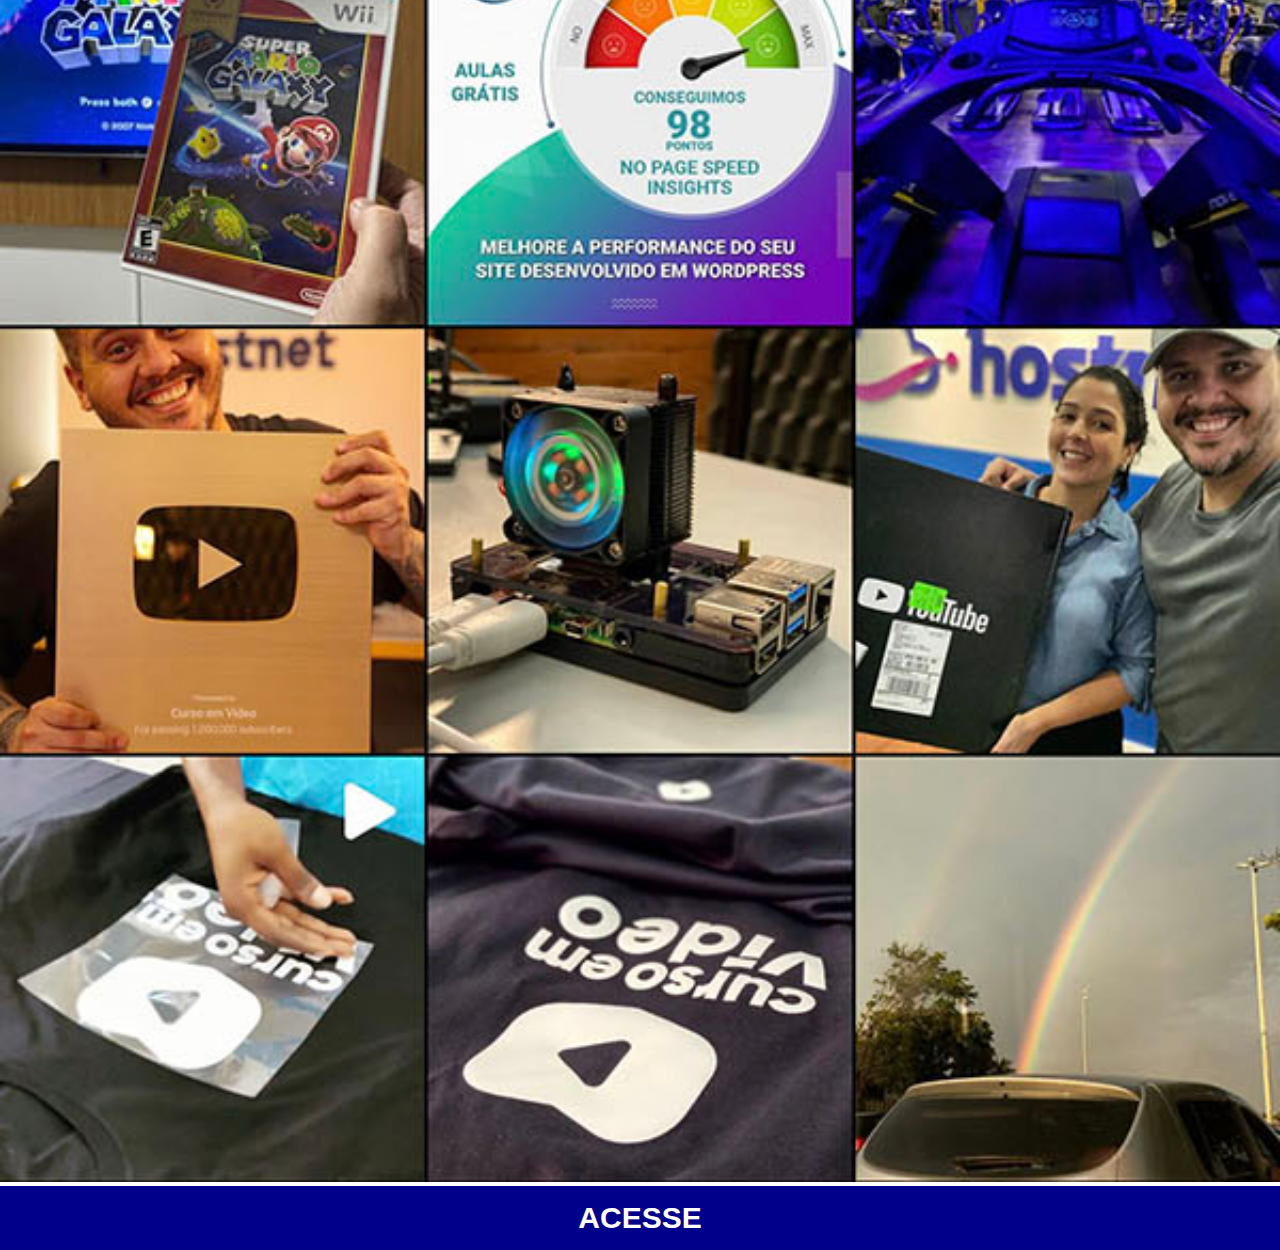
<file: instagram.html>
<!DOCTYPE html>
<html lang="pt-br">
<head>
    <meta charset="UTF-8">
    <meta name="viewport" content="width=device-width, initial-scale=1.0">
    <title>Instagram</title>
    <link rel="stylesheet" href="social.css">
</head>
<body>
    <img src="imagens/tela-instagram.jpg" alt="instagram">
    <a href="https://www.instagram.com/joo.vss/">ACESSE</a>
</body>
</html>
</file>
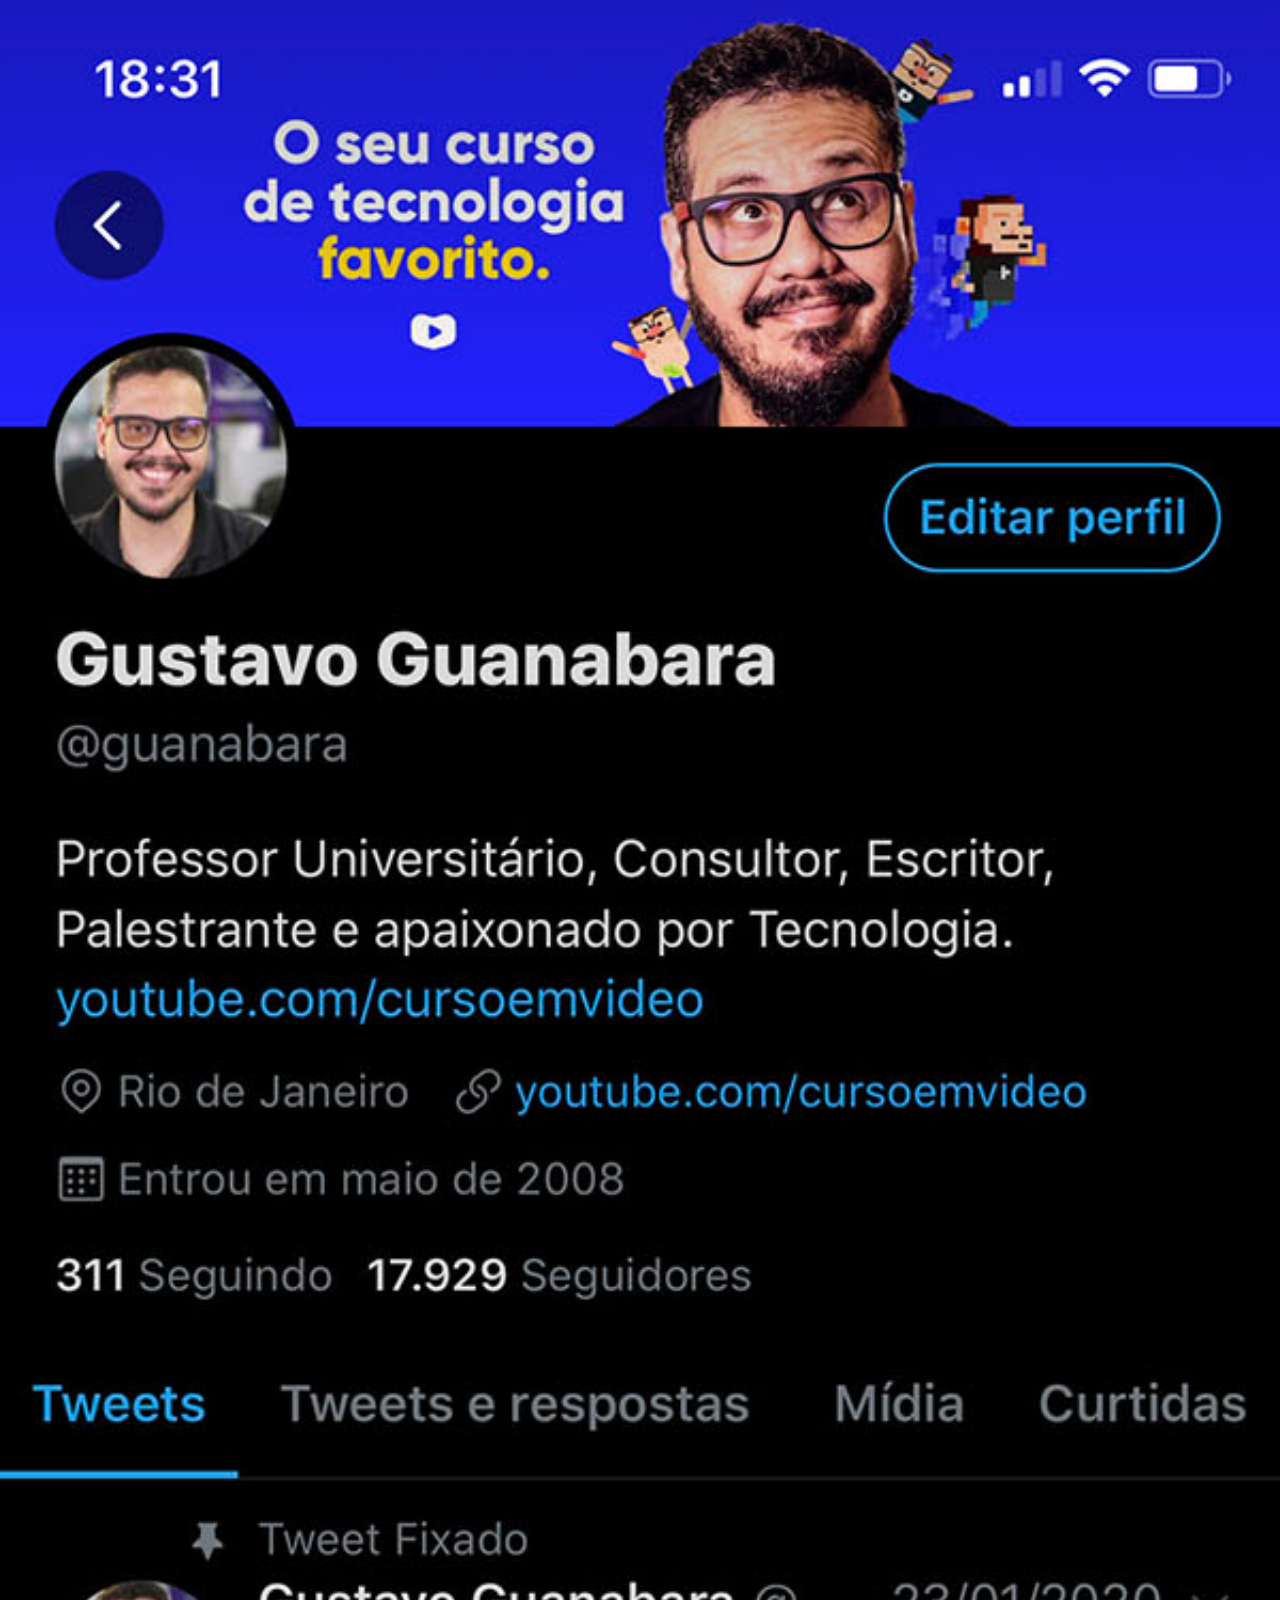
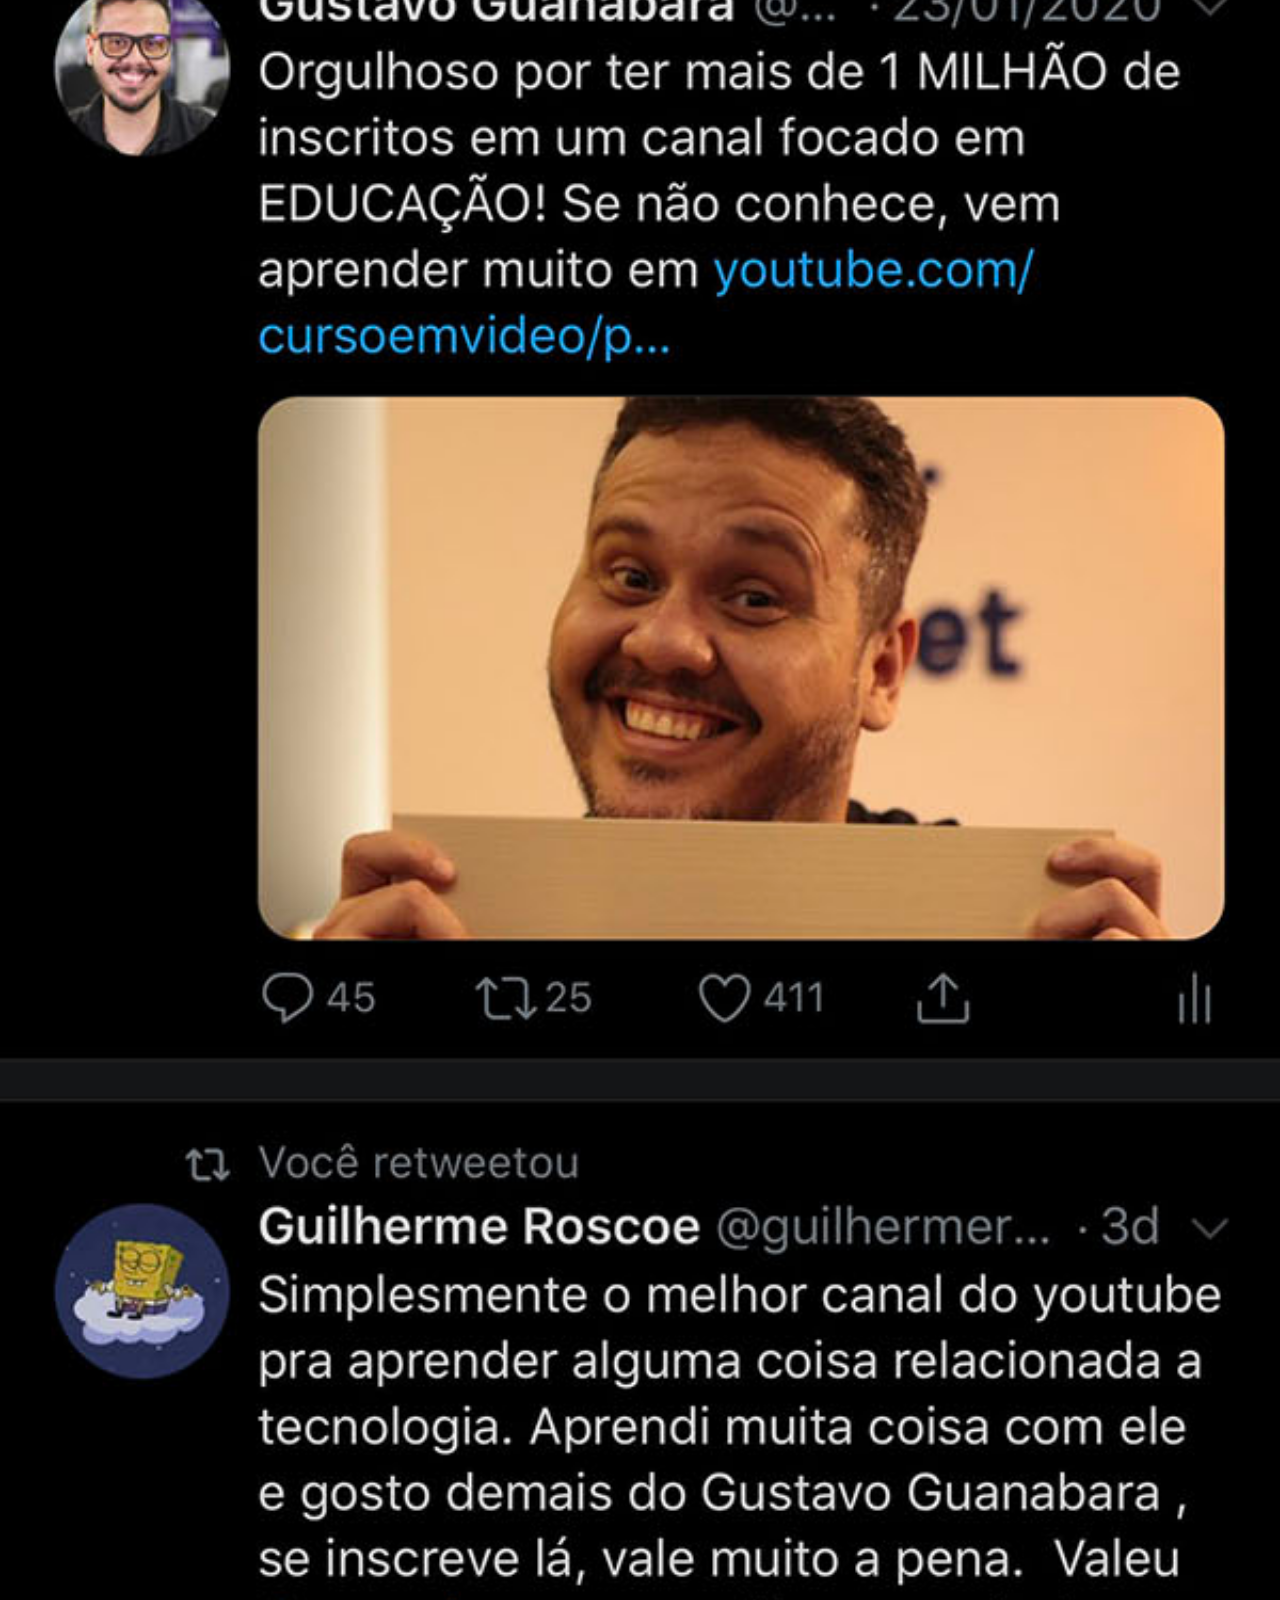
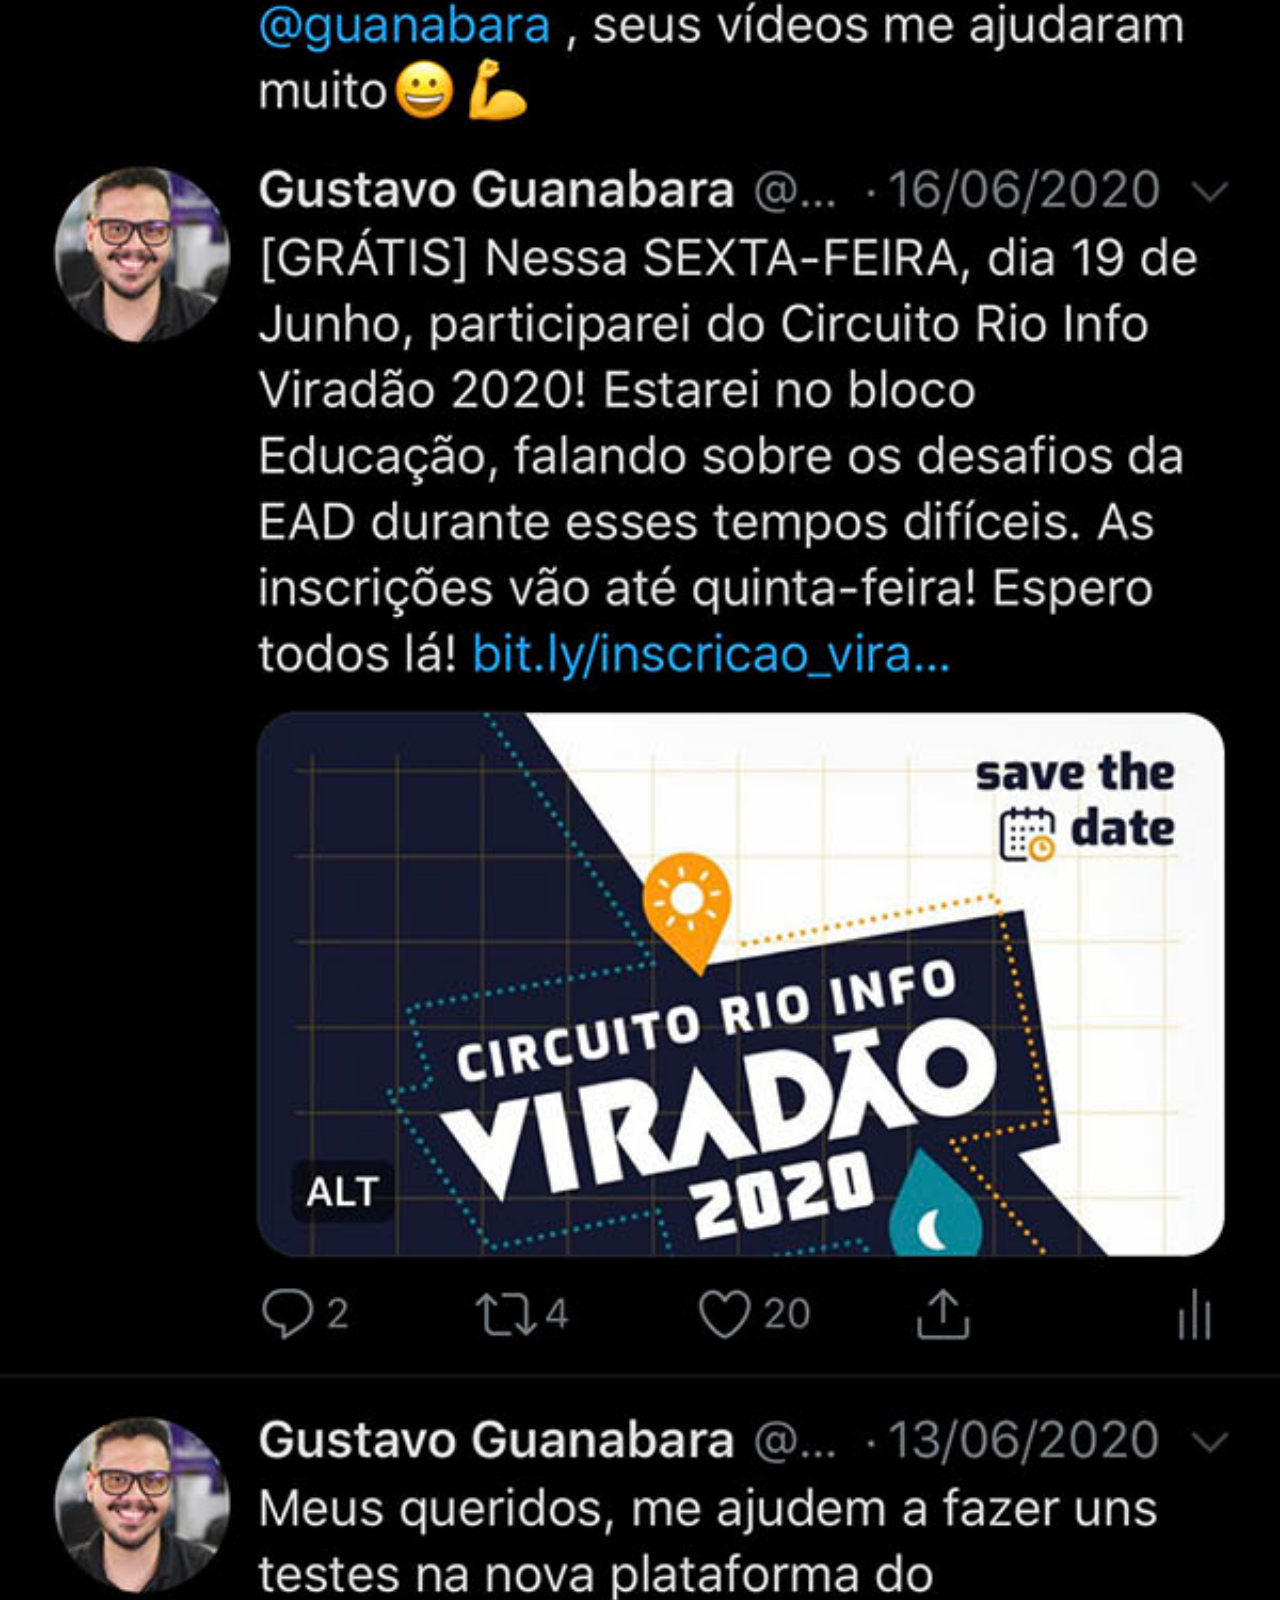
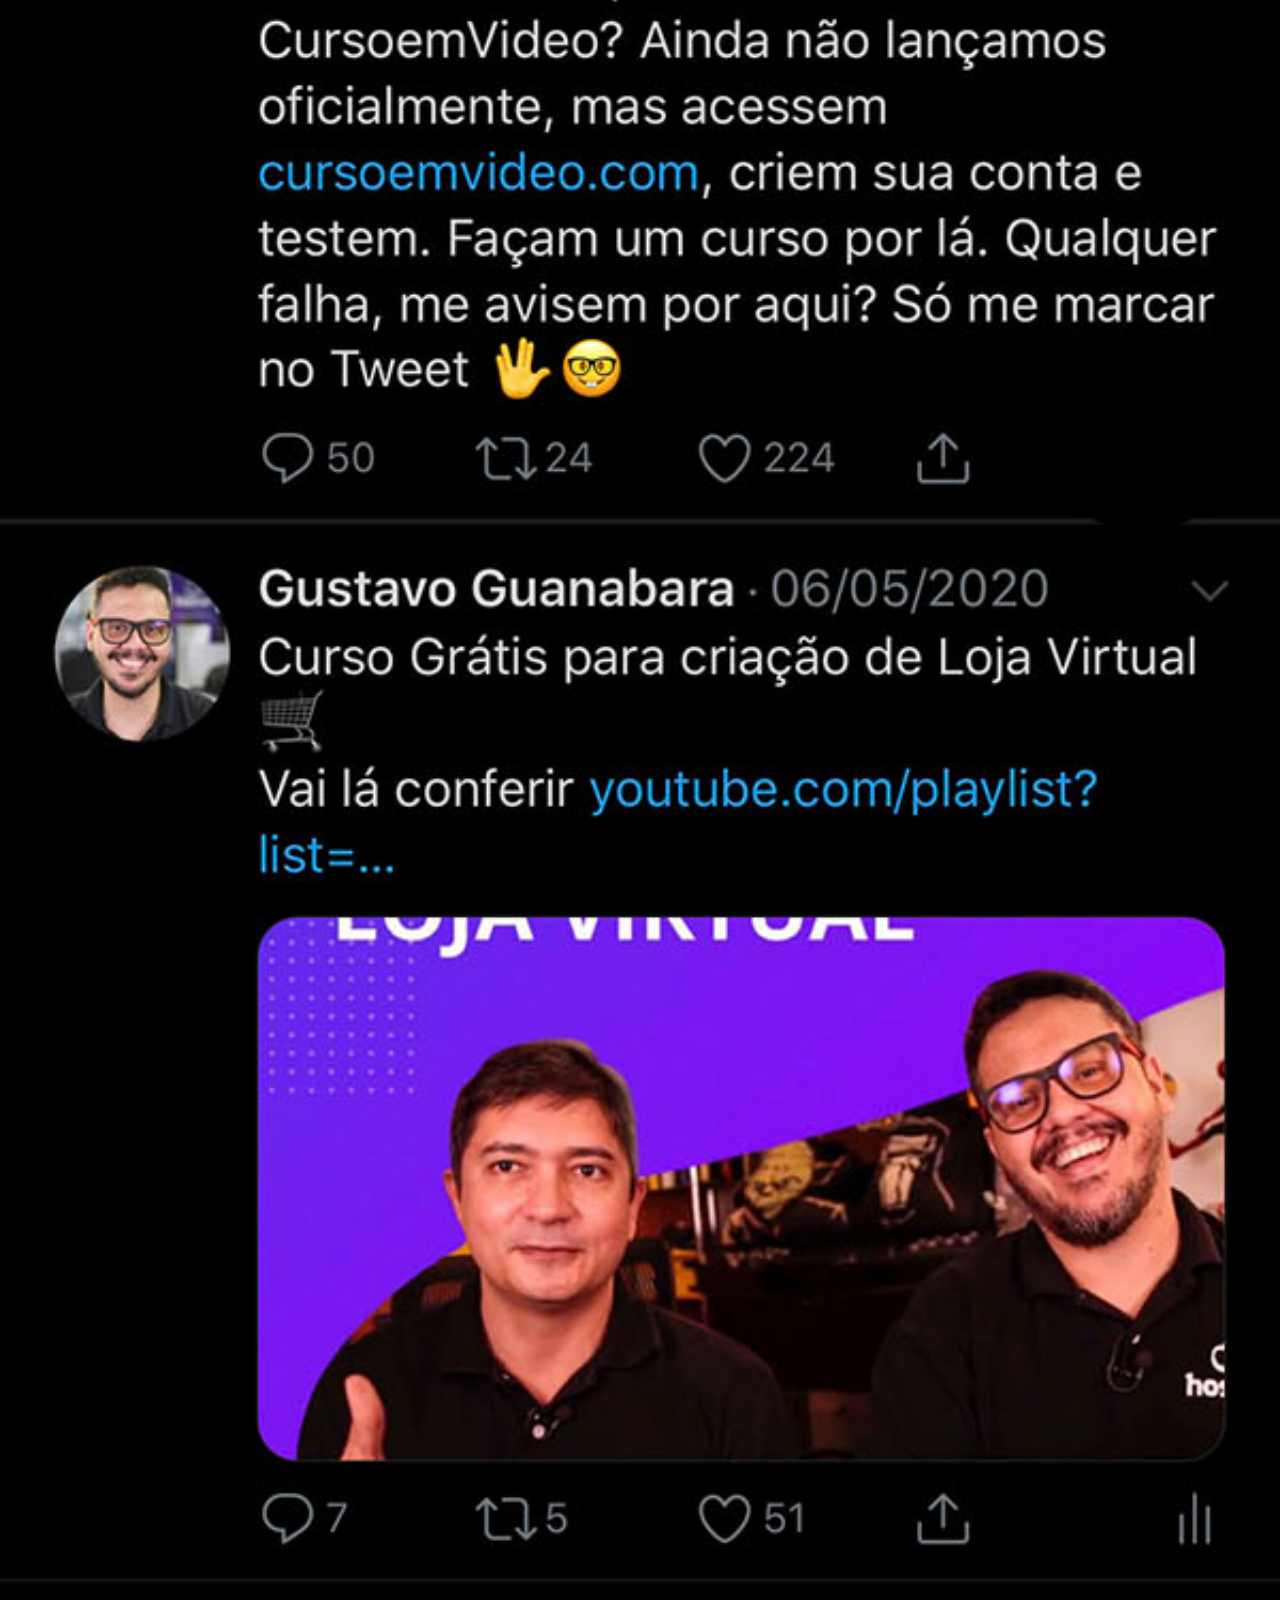
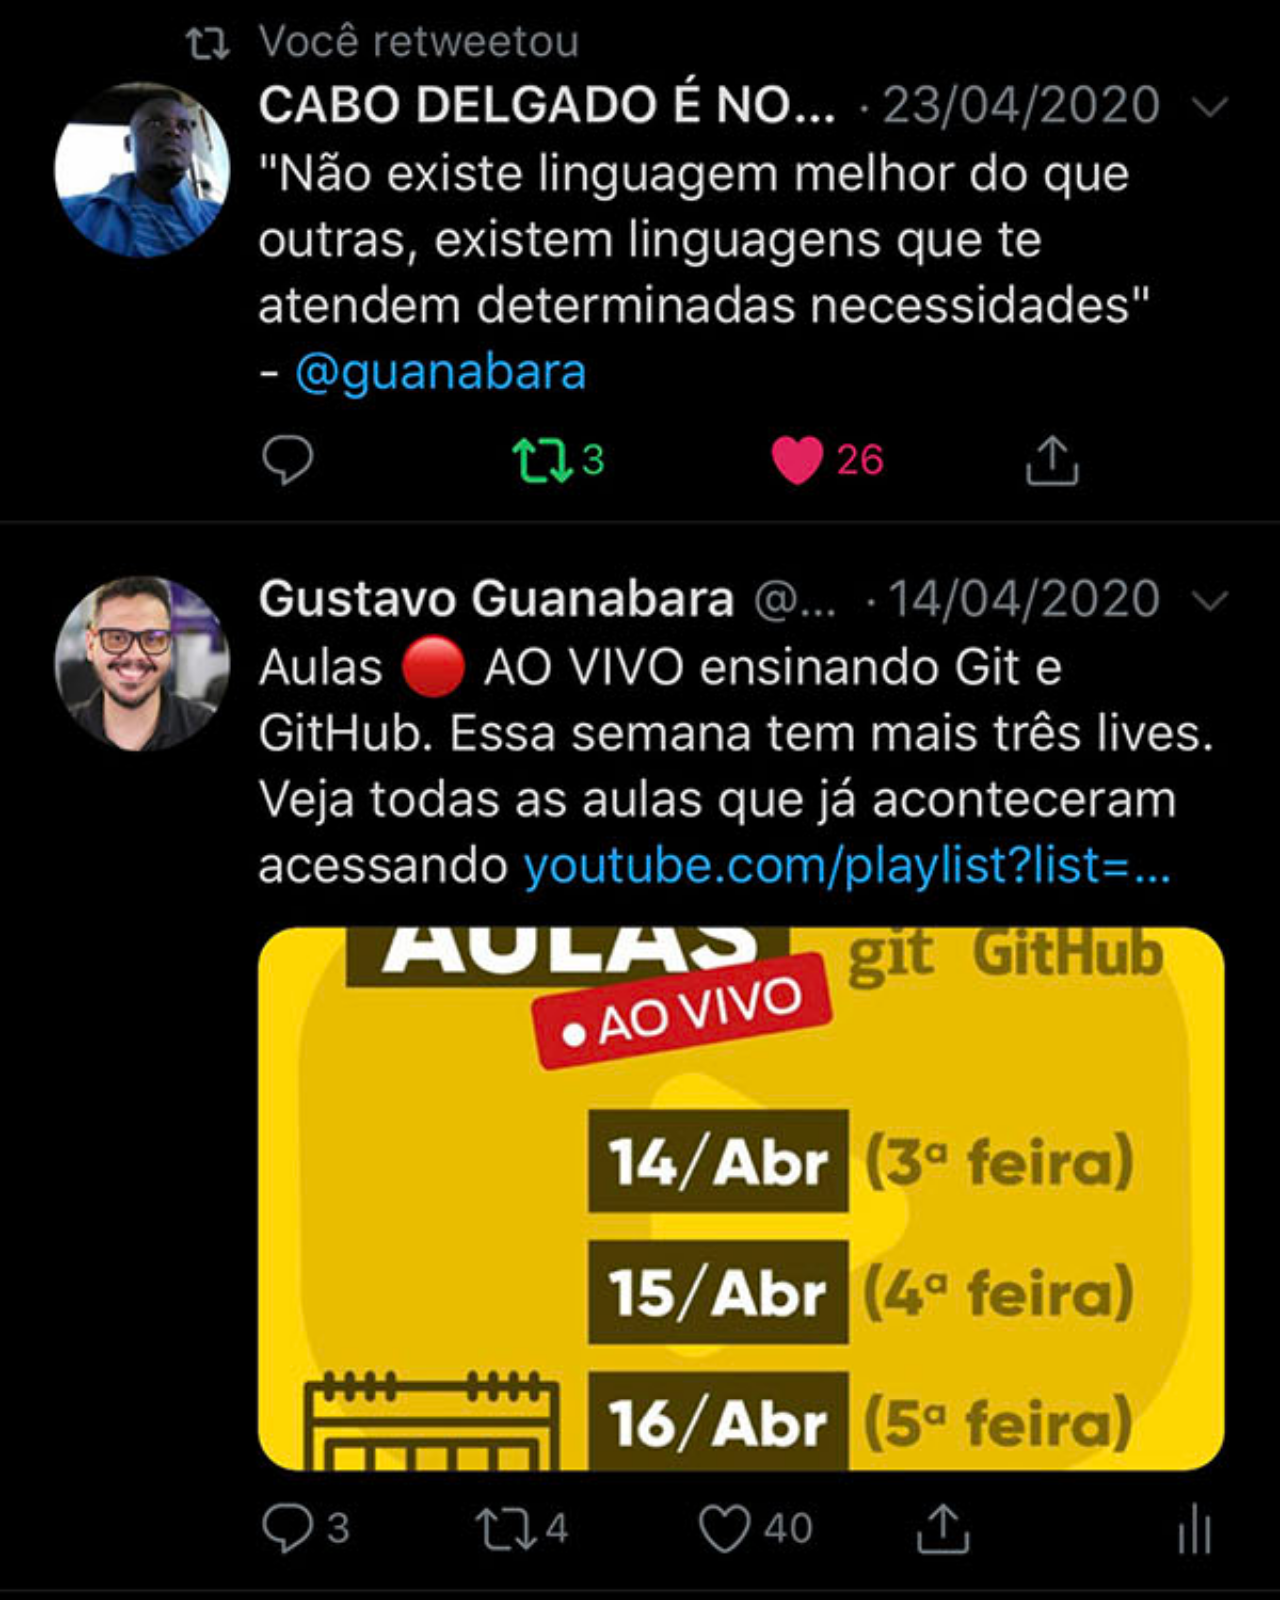
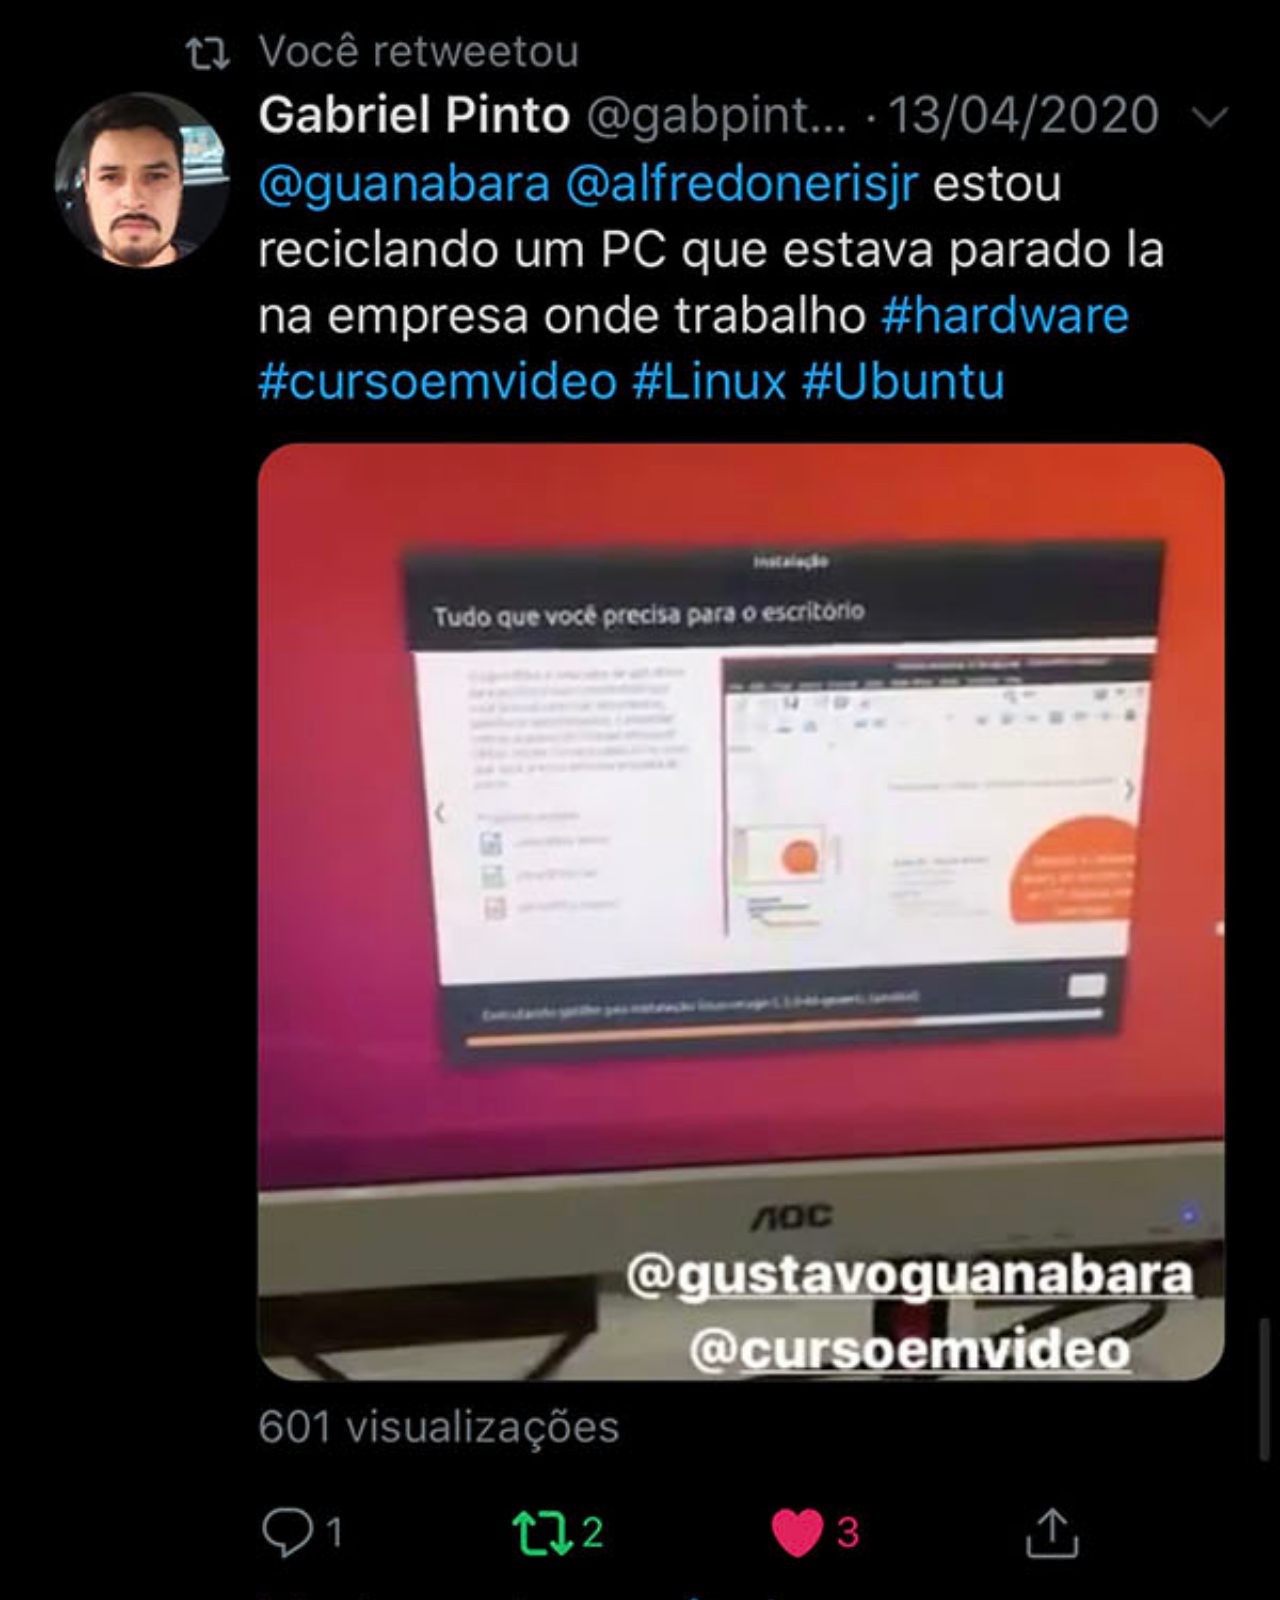
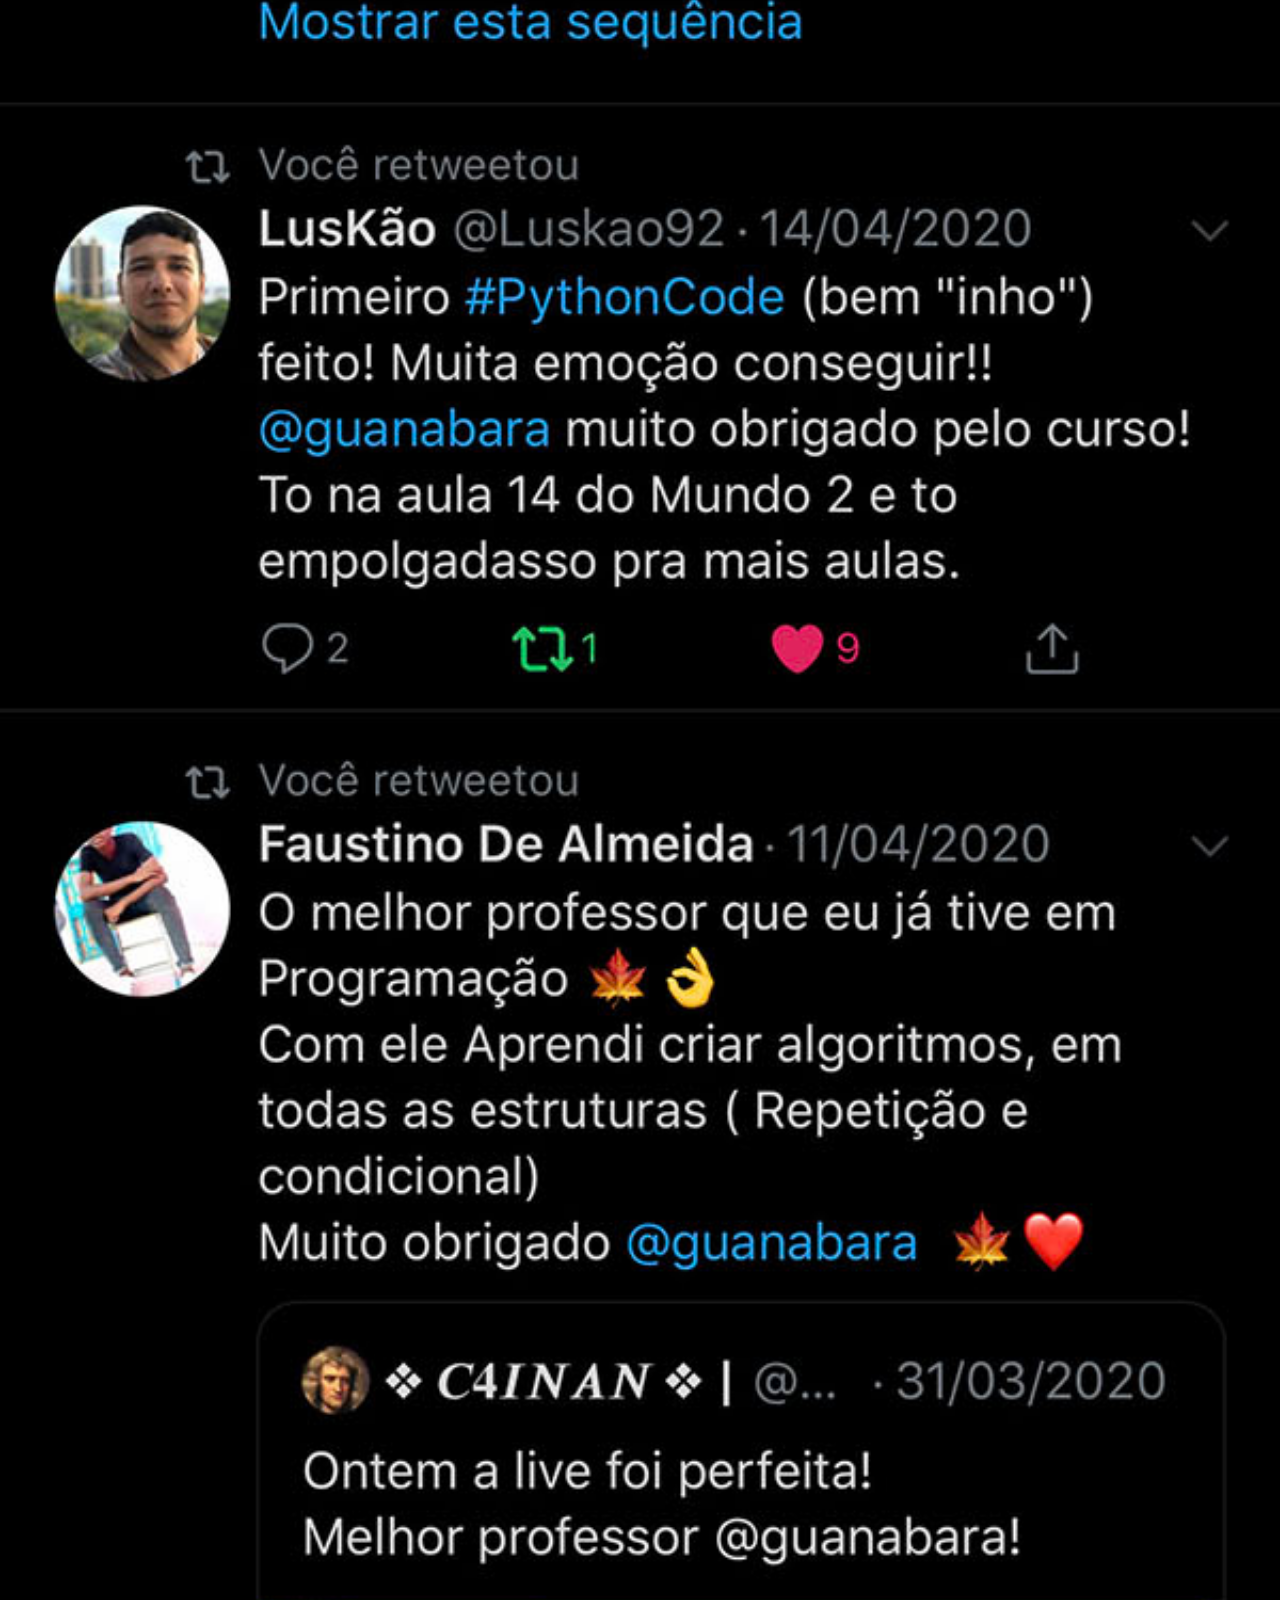
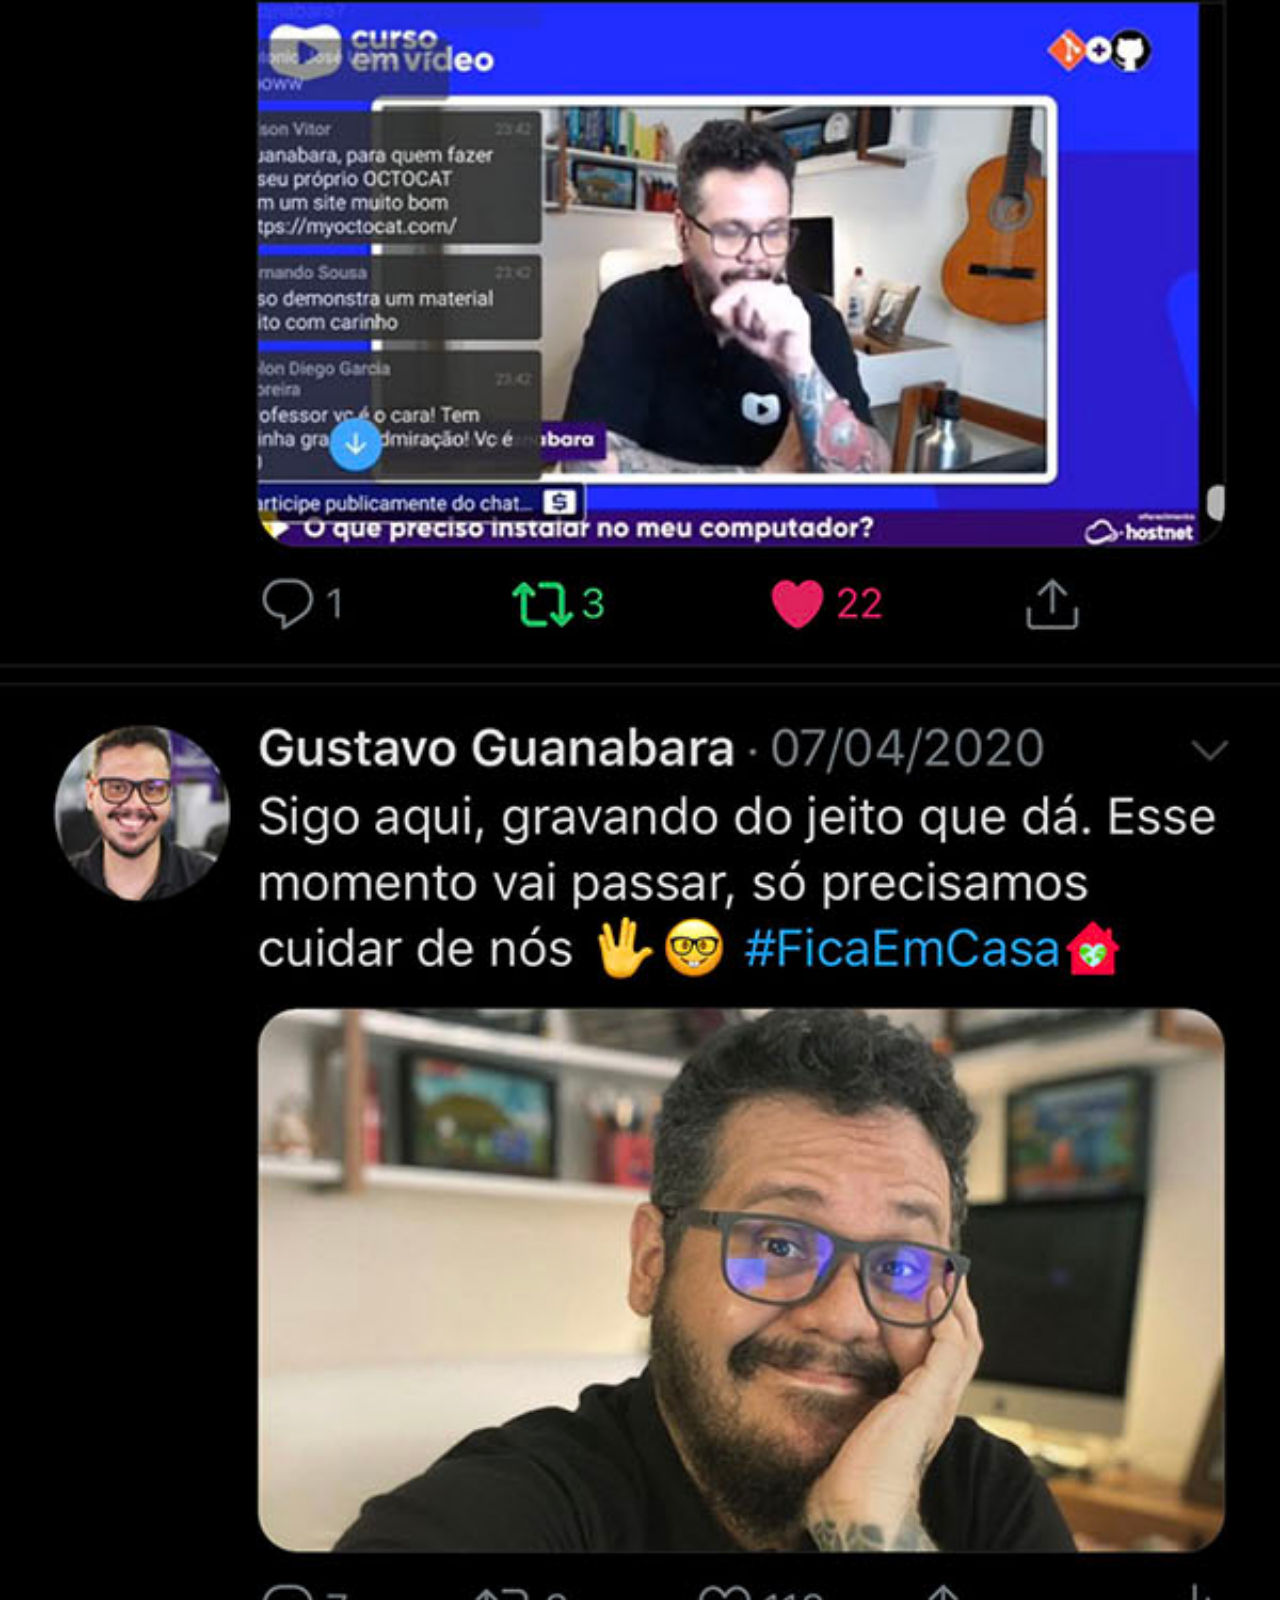
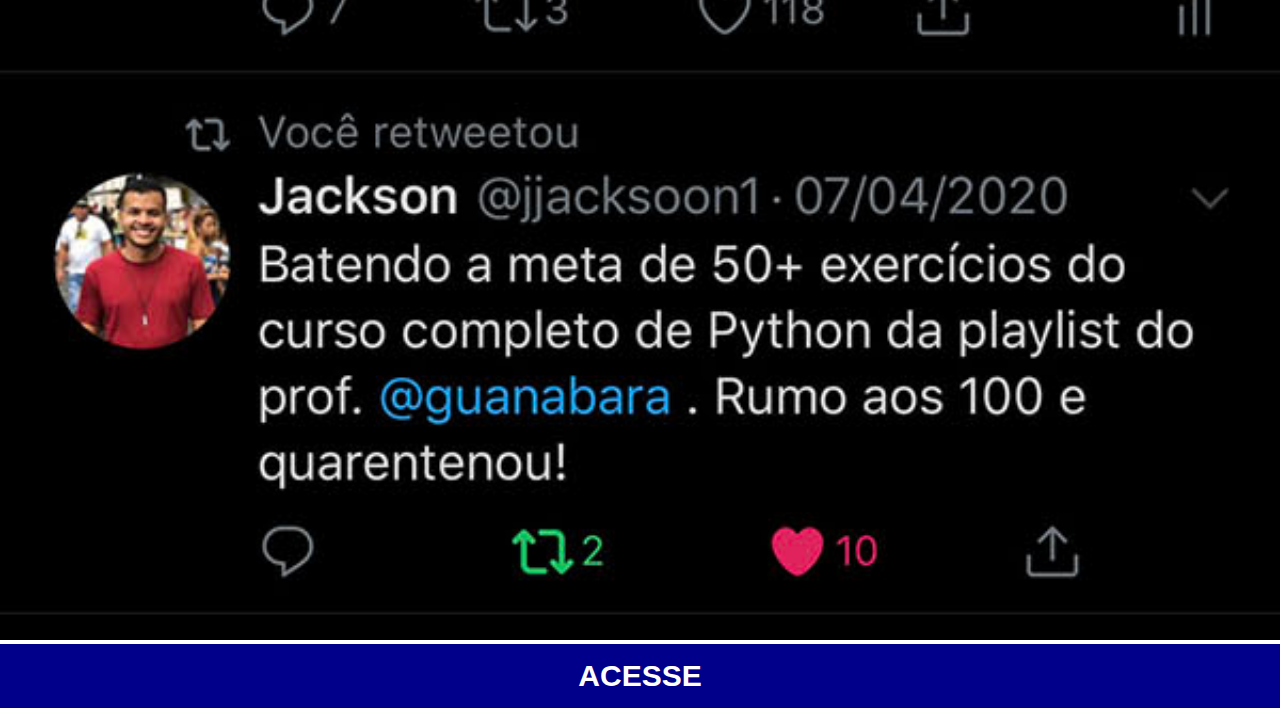
<file: twitter.html>
<!DOCTYPE html>
<html lang="pt-br">
<head>
    <meta charset="UTF-8">
    <meta name="viewport" content="width=device-width, initial-scale=1.0">
    <title>Twitter</title>
    <link rel="stylesheet" href="social.css">
</head>
<body>
    <img src="imagens/tela-twitter.jpg" alt="Twitter">
    <a href="https://twitter.com/JooVict88567707" target="_blank">ACESSE</a>
</body>
</html>
</file>
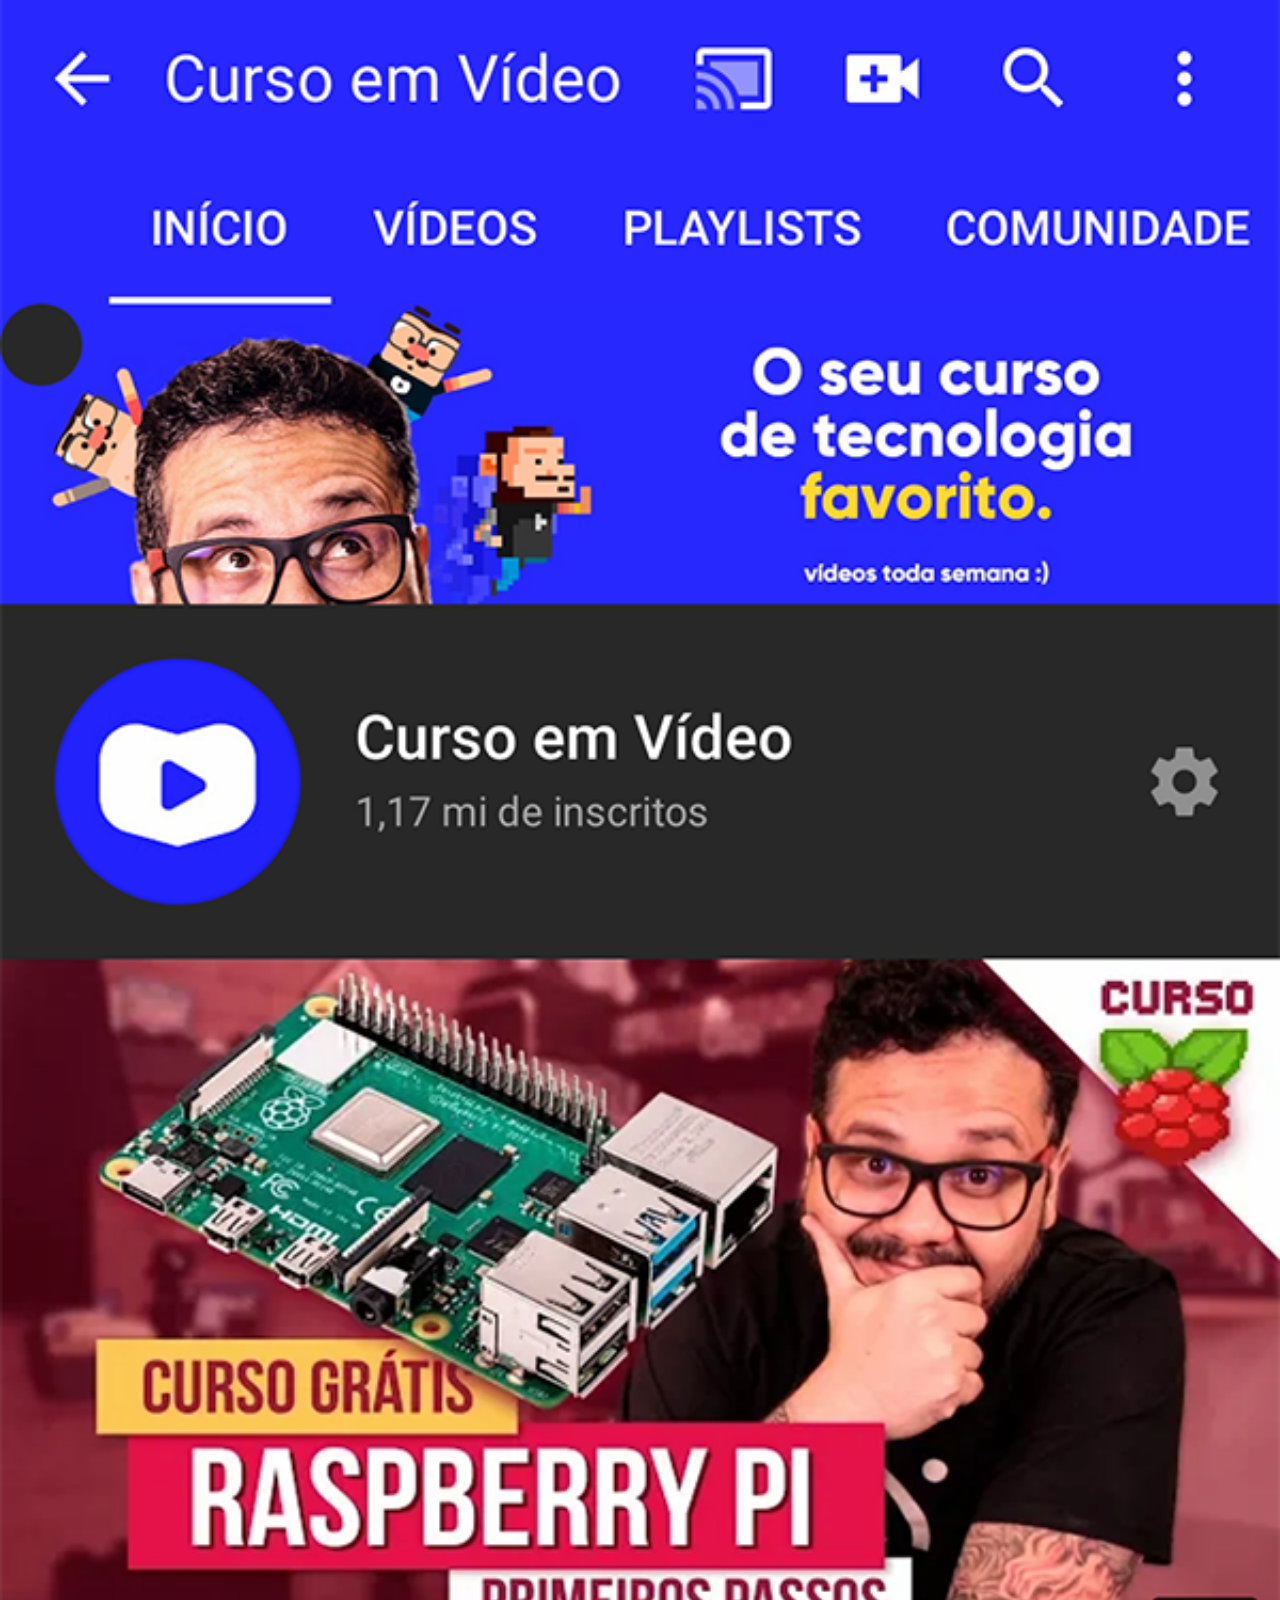
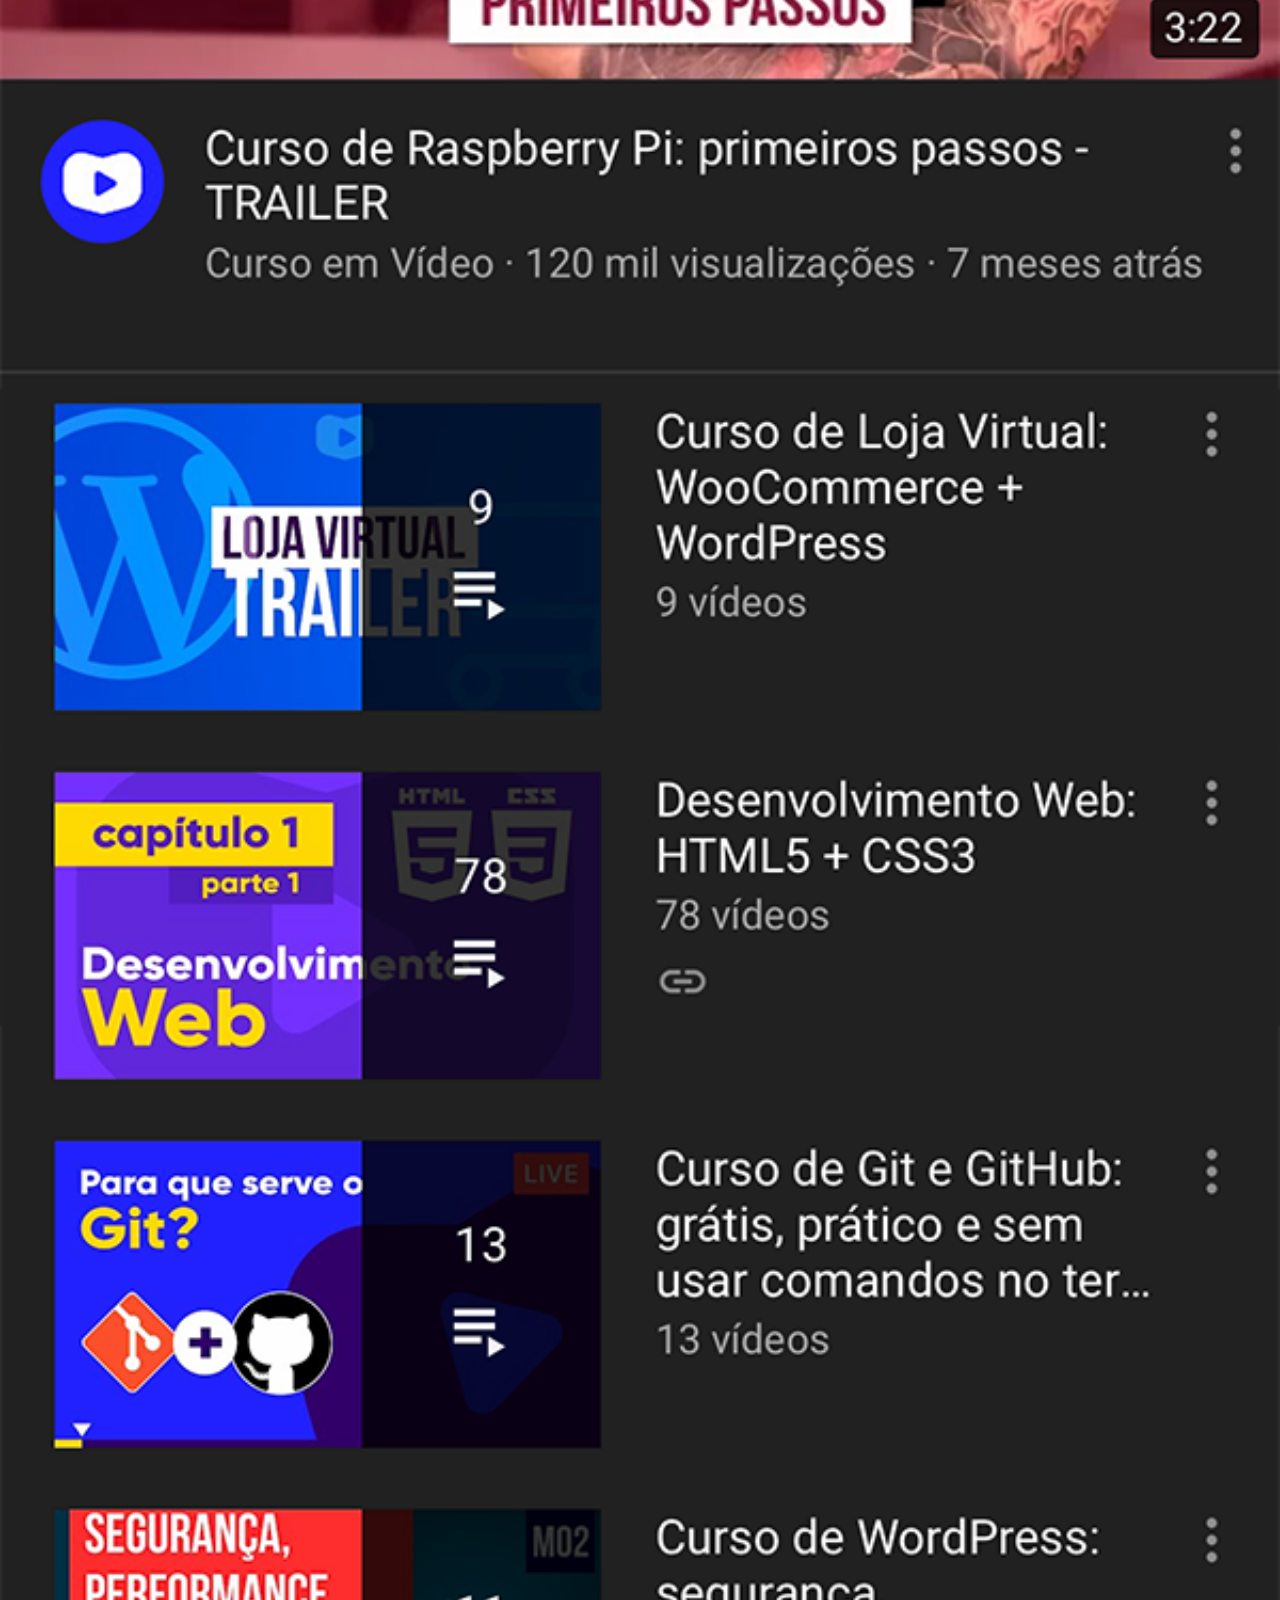
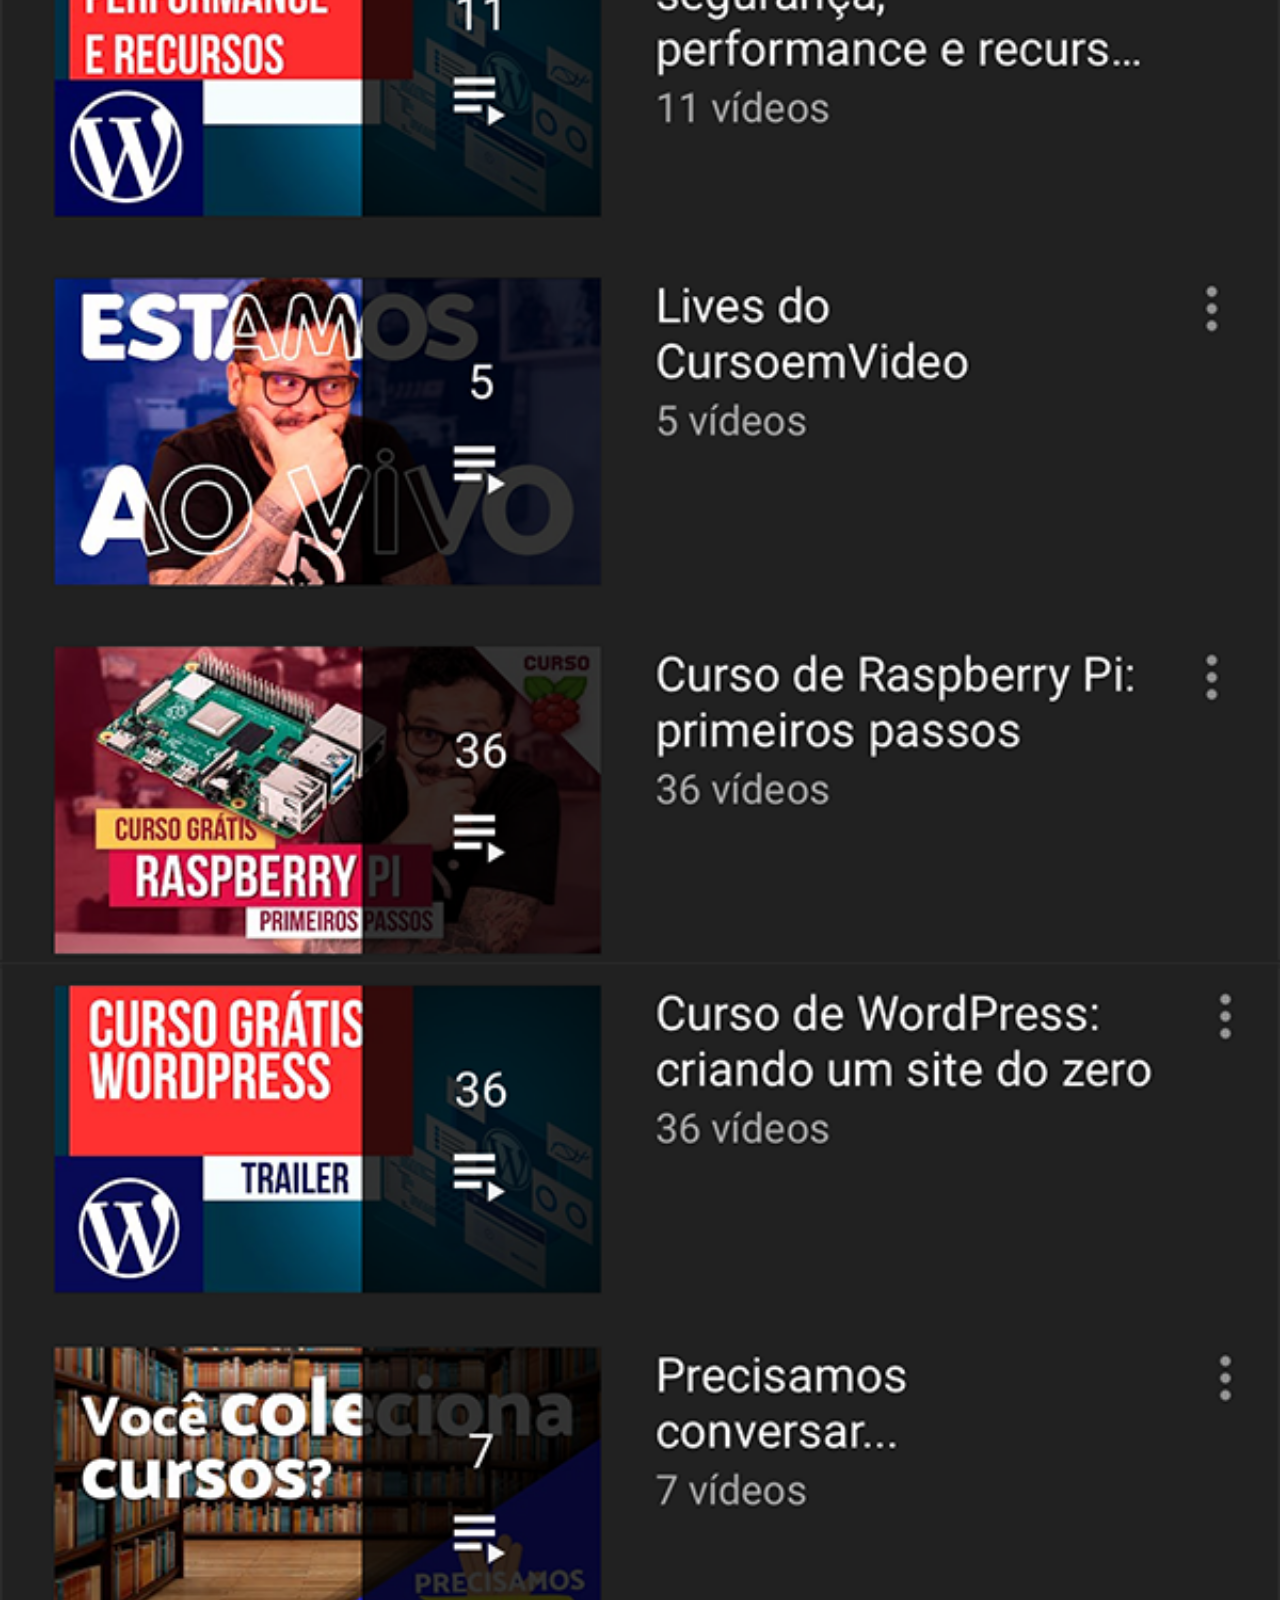
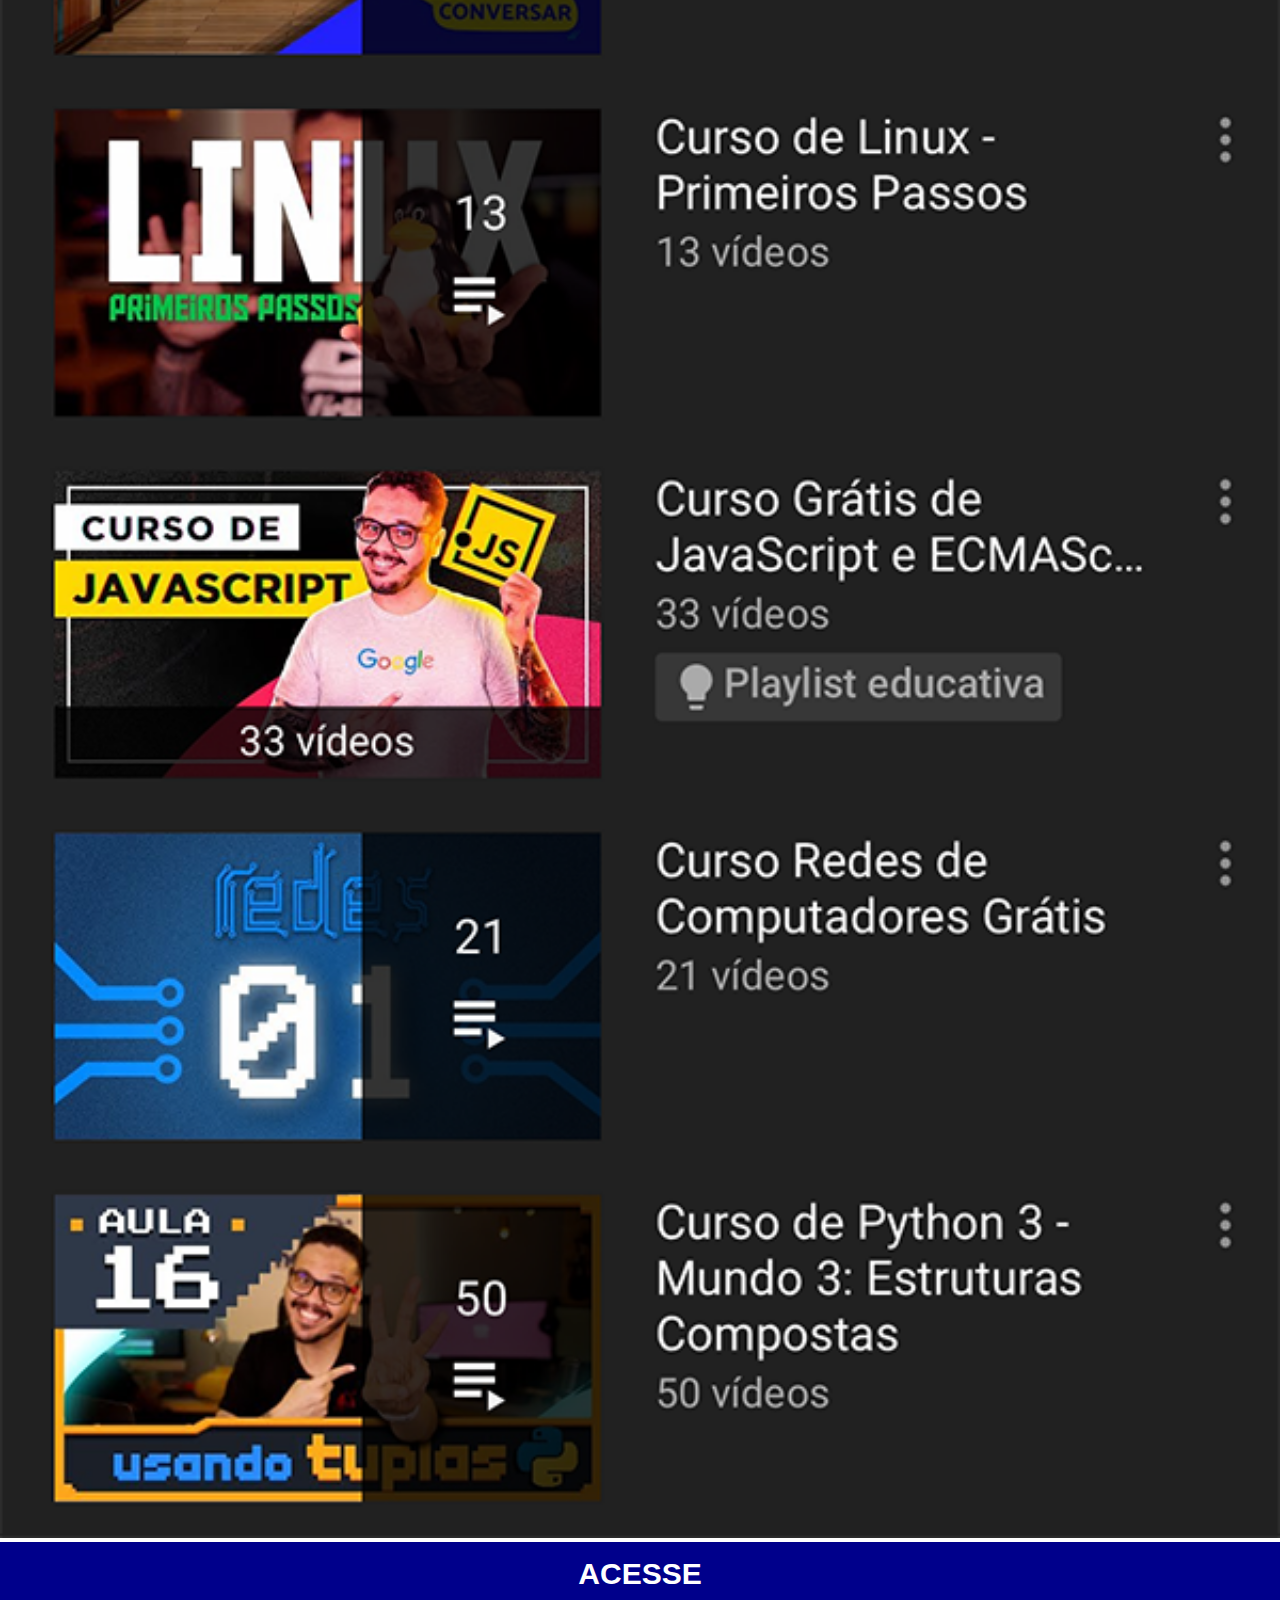
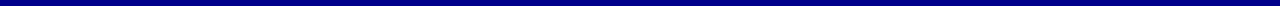
<file: youtube.html>
<!DOCTYPE html>
<html lang="pt-br">
<head>
    <meta charset="UTF-8">
    <meta name="viewport" content="width=device-width, initial-scale=1.0">
    <title>Youtube</title>
<link rel="stylesheet" href="social.css">
</head>
<body>
    <img src="imagens/tela-youtube.png" alt="YouTube">
    <a href="https://www.youtube.com/channel/UCsLtfJHNMExoLxrcvTIQpKQ" target="_blank">ACESSE</a>
</body>
</html>
</file>
<file: style.css>
@charset "UTF-8";

* {
    margin: 0px;
    padding: 0px;
    font-family: Arial, Helvetica, sans-serif;
}

html, body {
    height: 100vh;
    width: 100vw;
    background-color: black;
}

body {
    background: url('imagens/fundo-madeira.jpg')
    no-repeat top center;
    background-size: cover;
    background-attachment: fixed;    
}

main {
    position: relative;
    height: 100vh;
}

#telefone {
    position: absolute; 
    top: 50%;
    left: 50%;
    transform: translate(-50%, -50%);

    background: url("imagens/frame-iphone.png") no-repeat;
    height: 627px;
    width: 311px;  
}

iframe#tela {
    position: relative;
    top: 80px;
    left: 22px;
    width: 267px;
    height: 471px;
}

section#redes {
    text-align: right;
}

section#redes img {
    width: 50px;
    border-radius: 50%;
    margin: 10px;
    box-shadow: 2px 2px 5px rgba(0, 0, 0, 0.514);
    box-sizing: border-box;
}

section#redes img:hover {
    border: 2px solid rgba(255, 255, 255, 0.603);
}
</file>
<file: social.css>
@charset "UTF-8";

* {
    margin: 0px;
    padding: 0px;
    font-family: Arial, Helvetica, sans-serif
}
img {
    width: 100vw;
}

::-webkit-scrollbar {
    width: 0px;
    height: 0px;
}

a {
    display: block;
    background-color: darkblue;
    color: white;
    padding: 15px;
    text-align: center;
    font-size: 30px;
    font-weight: bolder;
    text-decoration: none;
    transition: 0.5s;
}
a:hover {
    background-color: aquamarine;
    text-decoration: underline;
}
</file>
